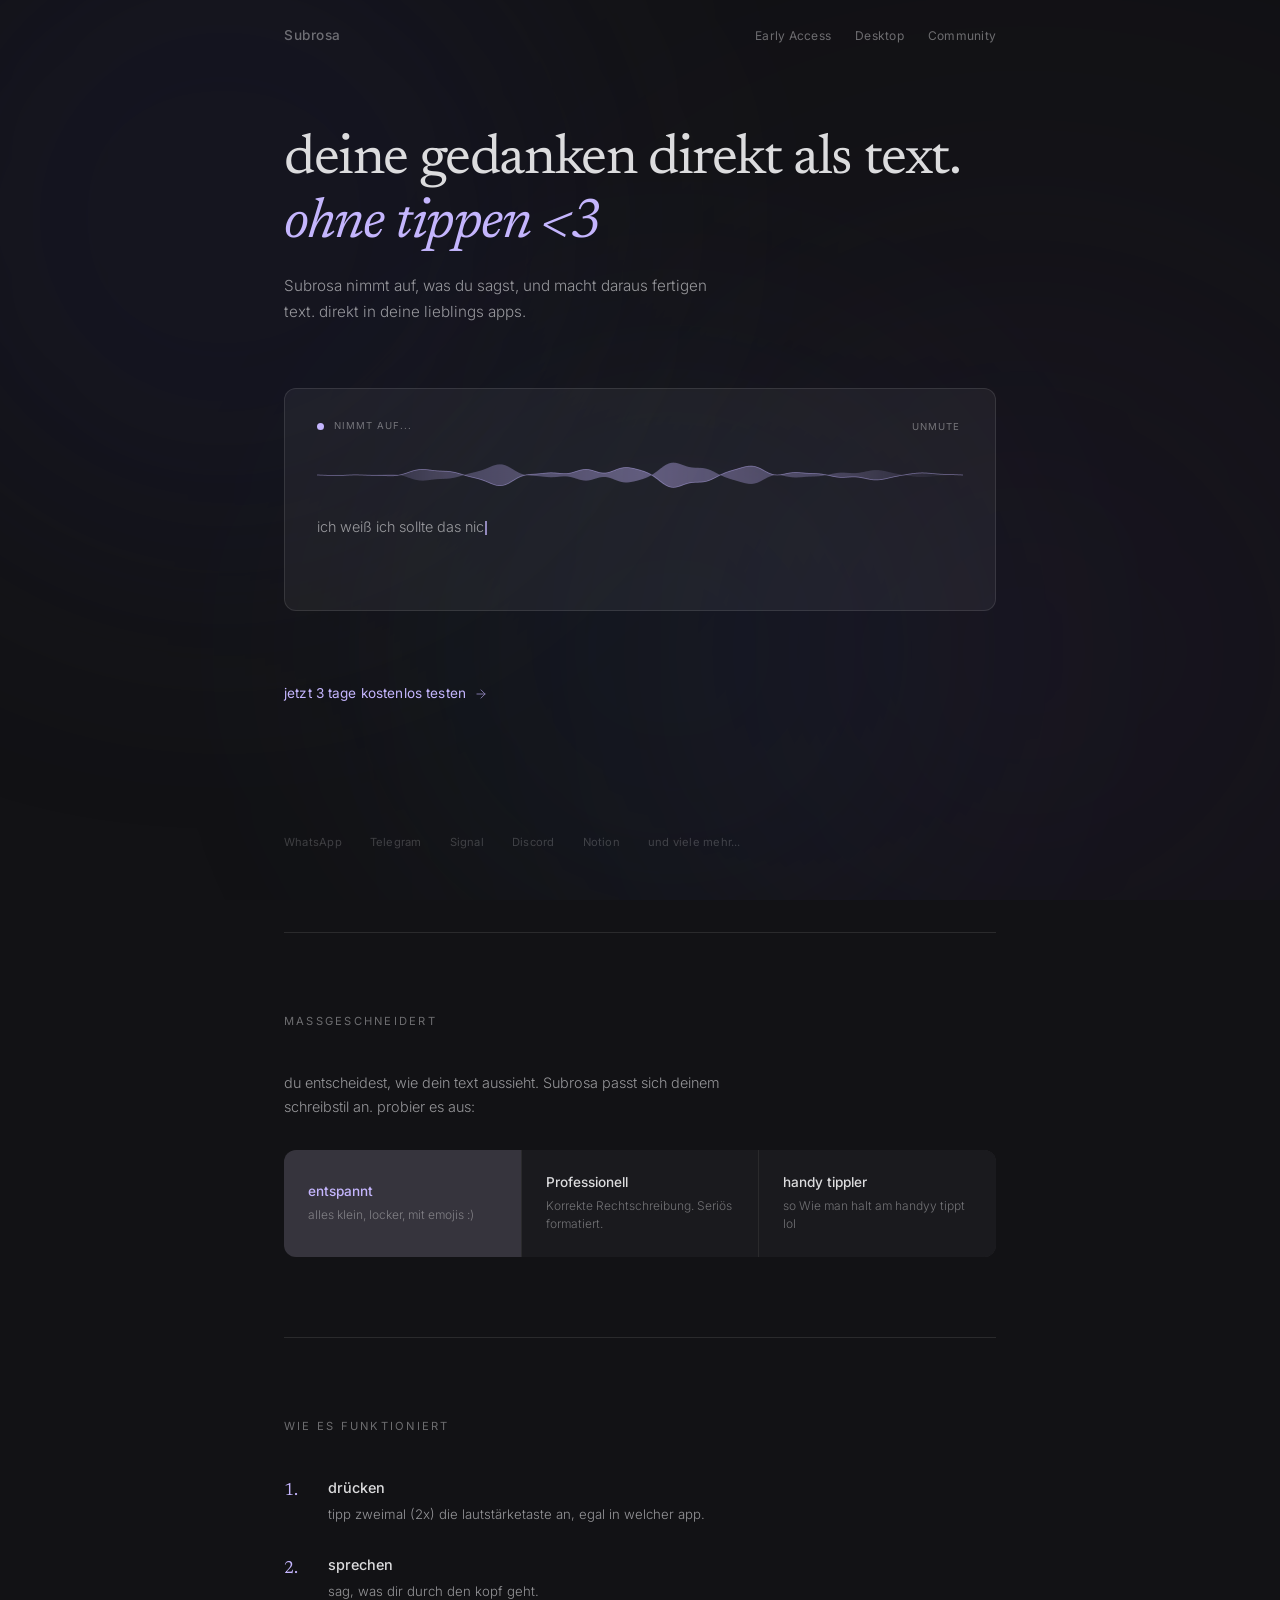
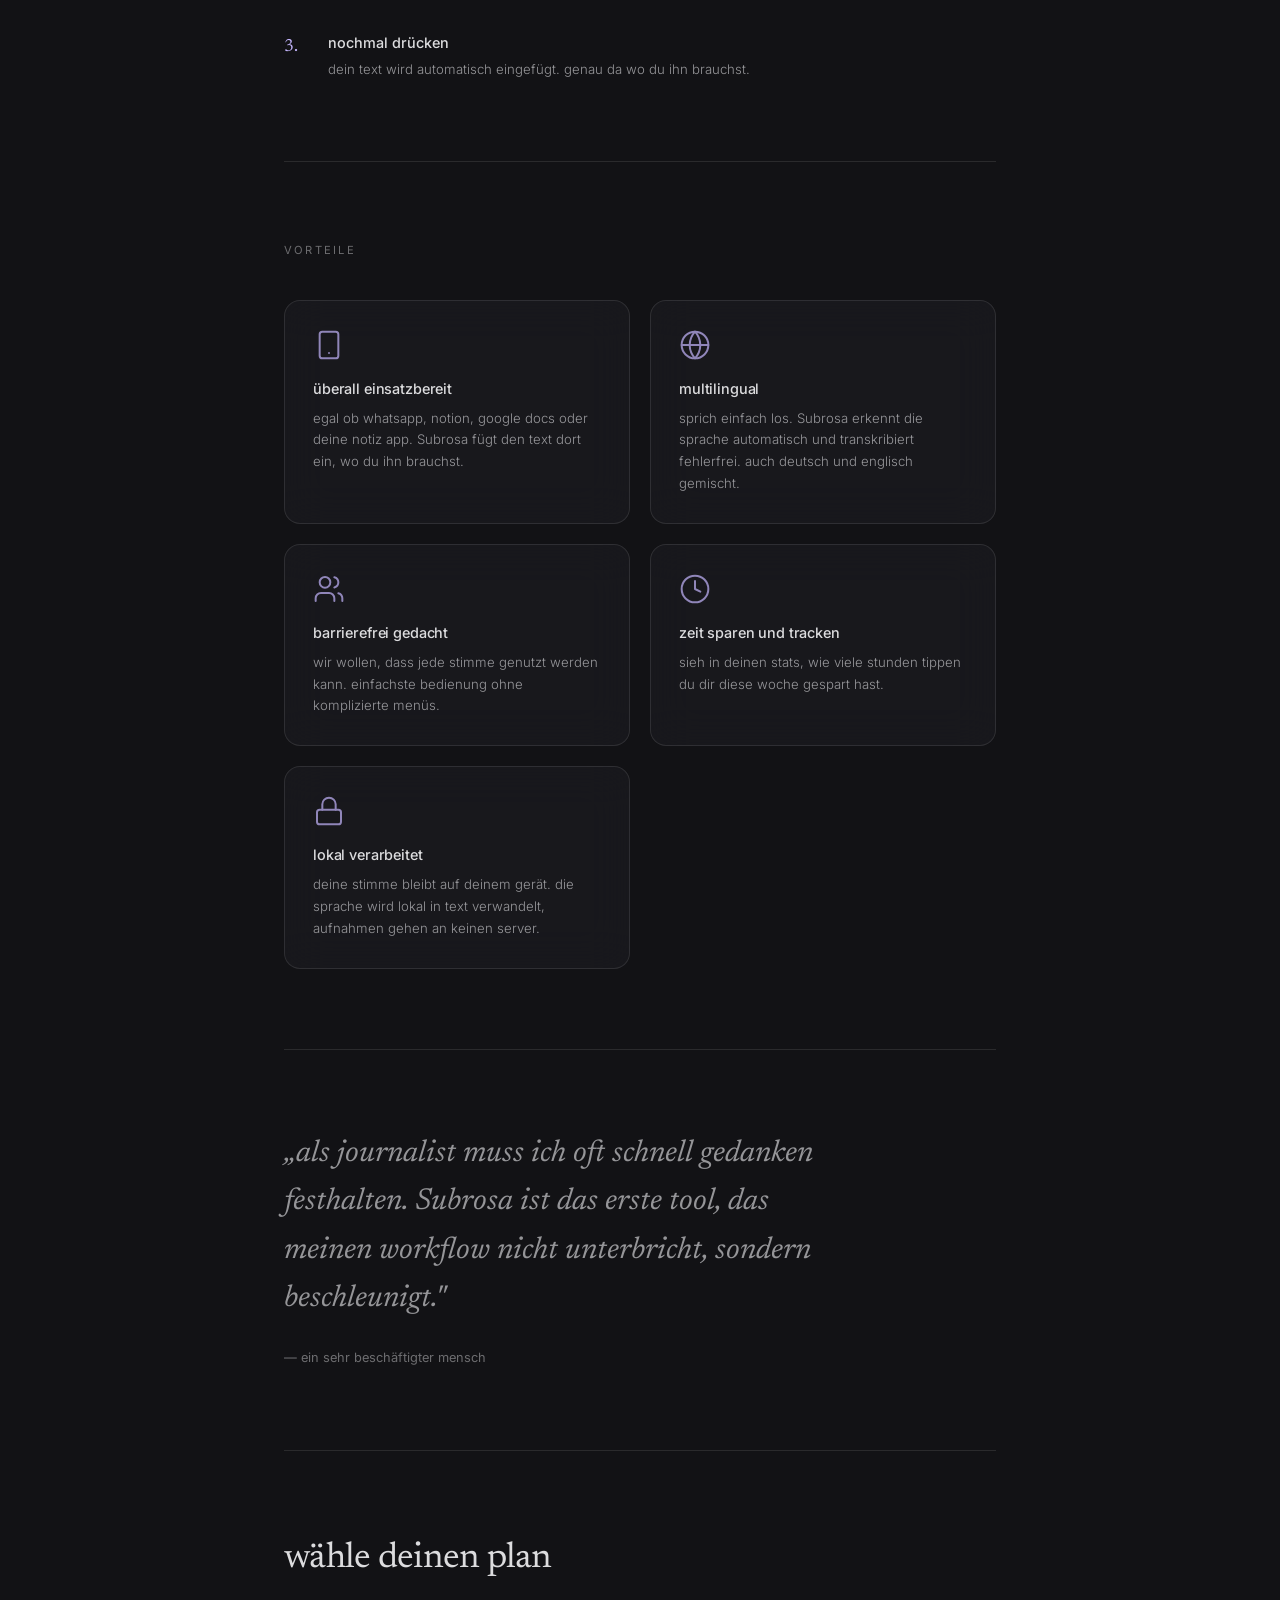
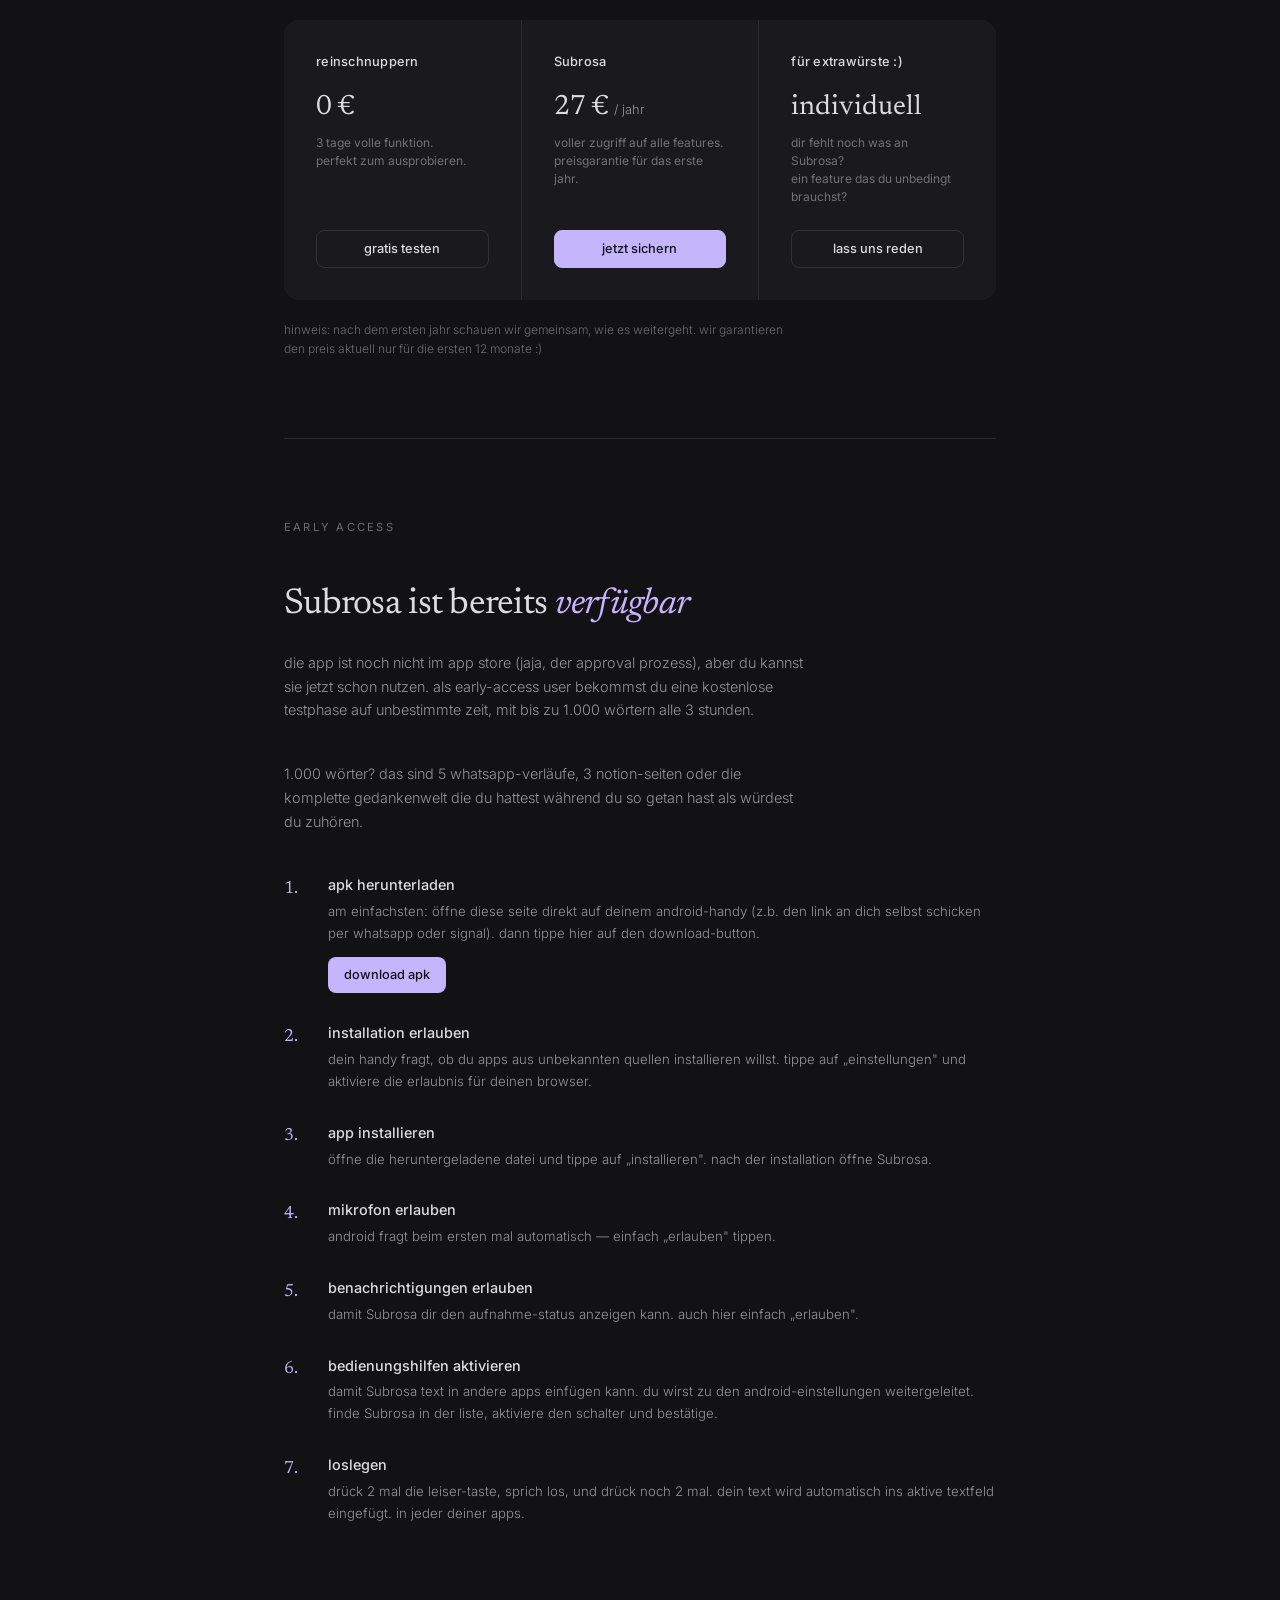
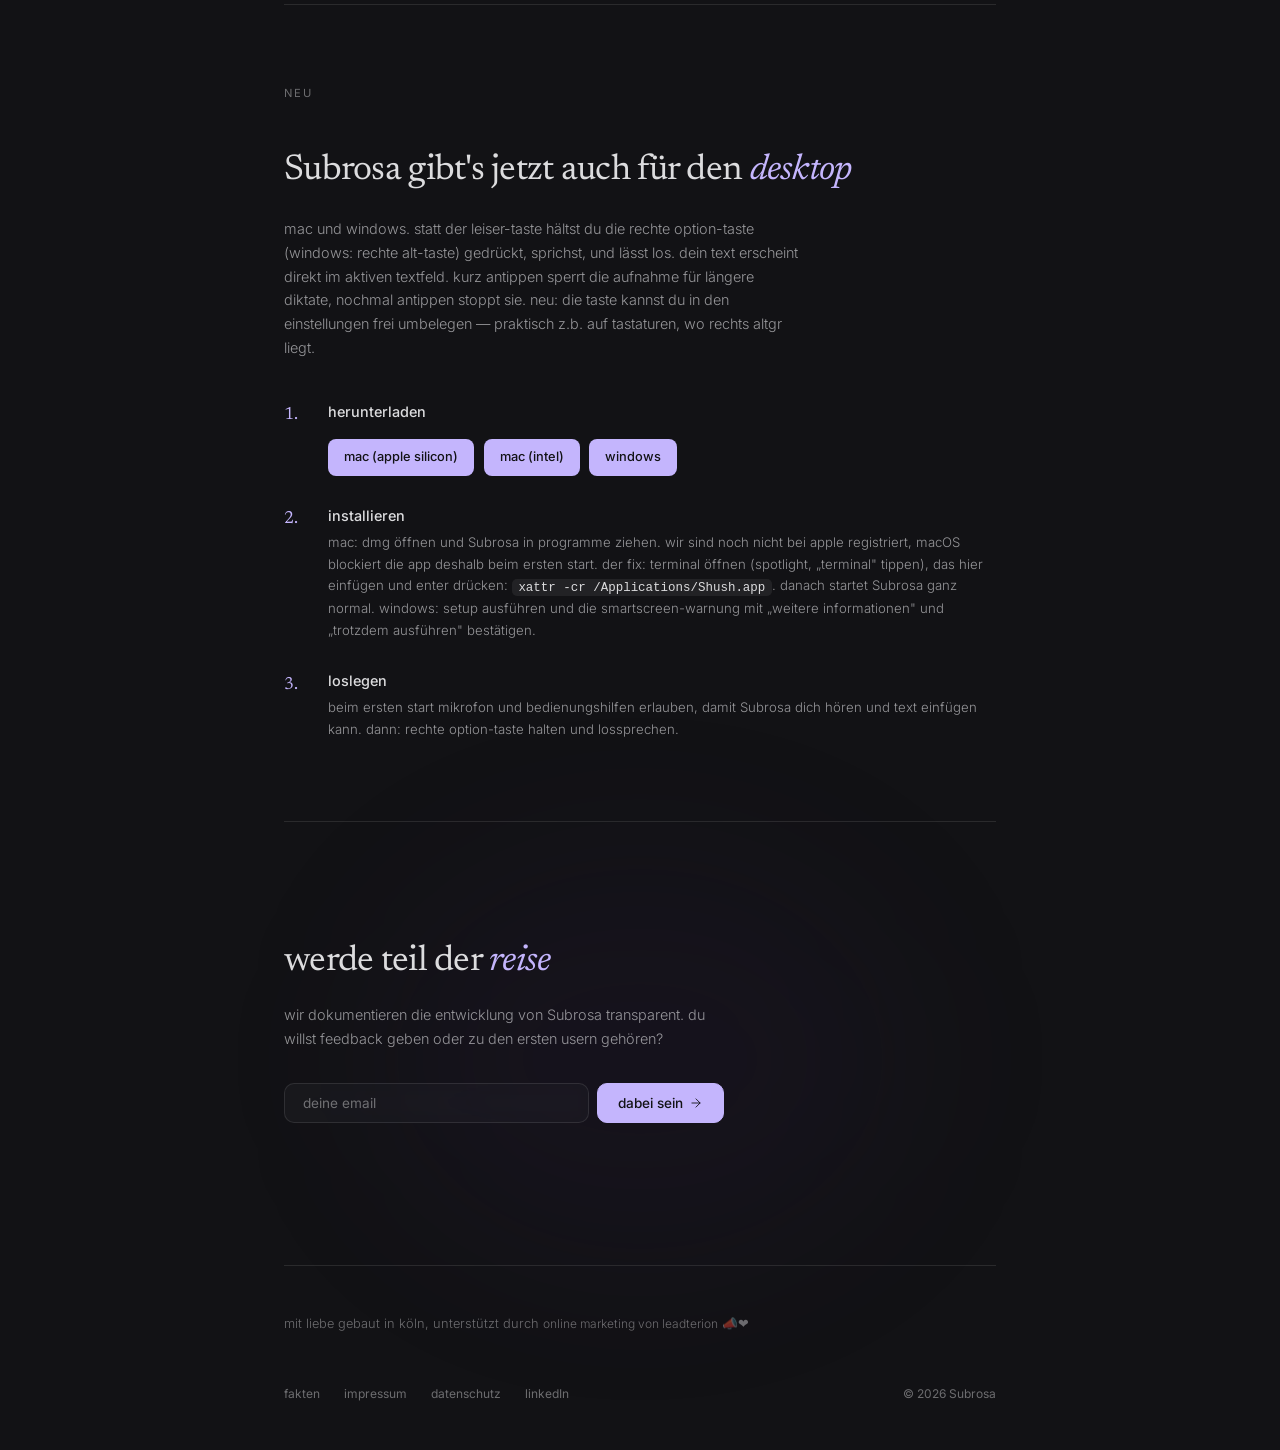
<file: index.html>
<!DOCTYPE html>
<!--

     _____  _   _ ______ ______  _____  _____   ___
    /  ___|| | | || ___ \| ___ \|  _  |/  ___| / _ \
    \ `--. | | | || |_/ /| |_/ /| | | |\ `--. / /_\ \
     `--. \| | | || ___ \|    / | | | | `--. \|  _  |
    /\__/ /| |_| || |_/ /| |\ \ \ \_/ //\__/ /| | | |
    \____/  \___/ \____/ \_| \_| \___/ \____/ \_| |_/

    deine stimme, dein text.
    https://subrosa-voice.de

    neugierig? du liest den quellcode.
    das gefällt uns. 🤫

-->
<html lang="de">
<head>
  <meta charset="UTF-8">
  <meta name="viewport" content="width=device-width, initial-scale=1.0">
  <title>Subrosa. deine stimme, dein text &lt;3</title>
  <meta name="description" content="Subrosa nimmt auf, was du sagst, und macht daraus fertigen text. direkt in deine lieblings apps.">
  <link rel="canonical" href="https://subrosa-voice.de">
  <meta name="theme-color" content="#121215">
  <meta property="og:title" content="Subrosa. deine stimme, dein text">
  <meta property="og:description" content="Subrosa nimmt auf, was du sagst, und macht daraus fertigen text. direkt in deine lieblings apps.">
  <meta property="og:type" content="website">
  <meta property="og:url" content="https://subrosa-voice.de">
  <meta property="og:locale" content="de_DE">
  <meta property="og:image" content="https://subrosa-voice.de/og-image.png">
  <meta property="og:image:width" content="1200">
  <meta property="og:image:height" content="630">
  <meta name="twitter:card" content="summary_large_image">
  <meta name="twitter:image" content="https://subrosa-voice.de/og-image.png">
  <link rel="icon" type="image/svg+xml" href="favicon.svg">
  <link rel="preload" href="fonts/inter-var-latin.woff2" as="font" type="font/woff2" crossorigin>
  <link rel="preload" href="fonts/newsreader-var-normal-latin.woff2" as="font" type="font/woff2" crossorigin>
  <link rel="stylesheet" href="fonts.css">
  <link rel="stylesheet" href="styles.css">
</head>
<body>

  <div class="edit-bar" id="editBar">
    <span class="edit-bar-label">editing: <strong id="editStyleLabel">casual</strong></span>
    <button class="edit-export" id="editExport">export JSON</button>
    <button class="edit-close" id="editClose">&times;</button>
  </div>

  <div class="fluid-bg">
    <div class="blob blob-1"></div>
    <div class="blob blob-2"></div>
    <div class="blob blob-3"></div>
  </div>

<div data-include="header"><a class="site-component-fallback" href="/">Subrosa</a></div>

  <div class="container">

    <section class="hero" id="demo">
      <div class="hero-copy">
        <h1 data-key="heroTitle">deine gedanken direkt als text. <em>ohne tippen &lt;3</em></h1>
        <p class="hero-sub" data-key="heroSub">Subrosa nimmt auf, was du sagst, und macht daraus fertigen text. direkt in deine lieblings apps.</p>
      </div>
      <div class="demo-box">
        <div class="demo-header">
          <div class="demo-dot" id="demoDot"></div>
          <span class="demo-status" id="demoStatus">nimmt auf...</span>
          <button class="mute-btn" id="muteBtn" aria-label="Sound an/aus">unmute</button>
        </div>
        <canvas class="waveform-canvas" id="waveform" width="920" height="80" aria-label="Waveform Animation"></canvas>
        <p class="demo-text" id="demoText"><span class="cursor"></span></p>
      </div>
      <a href="#pricing" class="hero-cta">
<span data-key="heroCta">jetzt 3 tage kostenlos testen</span>
        <svg xmlns="http://www.w3.org/2000/svg" viewBox="0 0 24 24" fill="none" stroke="currentColor" stroke-width="1.5" stroke-linecap="round" stroke-linejoin="round"><path d="M5 12h14"/><path d="m12 5 7 7-7 7"/></svg>
      </a>
      <div class="compat-logos">
        <span>WhatsApp</span>
        <span>Telegram</span>
        <span>Signal</span>
        <span class="desktop-only">Discord</span>
        <span class="desktop-only">Notion</span>
        <span class="desktop-only">und viele mehr...</span>
        <span class="mobile-only">und mehr...</span>
      </div>
    </section>

    <div class="divider"></div>

    <section class="style-switch fade-in">
      <p class="section-label" data-key="styleLabel">maßgeschneidert</p>
      <p class="style-switch-desc" data-key="styleDesc">du entscheidest, wie dein text aussieht. Subrosa passt sich deinem schreibstil an. probier es aus:</p>
      <div class="style-options">
        <button class="style-opt active" data-style="casual">
          <div class="style-opt-name">entspannt</div>
          <div class="style-opt-preview">alles klein, locker, mit emojis :)</div>
        </button>
        <button class="style-opt" data-style="formal">
          <div class="style-opt-name">Professionell</div>
          <div class="style-opt-preview">Korrekte Rechtschreibung. Seriös formatiert.</div>
        </button>
        <button class="style-opt" data-style="messy">
          <div class="style-opt-name">handy tippler</div>
          <div class="style-opt-preview">so Wie man halt am handyy tippt lol</div>
        </button>
      </div>
    </section>

    <div class="divider"></div>

    <section class="steps fade-in">
      <p class="section-label" data-edit>wie es funktioniert</p>
      <div class="steps-list">
        <div class="step">
          <span class="step-num">1.</span>
          <div>
            <h3 data-key="step1h">drücken</h3>
            <p data-key="step1p">tipp zweimal (2x) die lautstärketaste an, egal in welcher app.</p>
          </div>
        </div>
        <div class="step">
          <span class="step-num">2.</span>
          <div>
            <h3 data-key="step2h">sprechen</h3>
            <p data-key="step2p">sag, was dir durch den kopf geht.</p>
          </div>
        </div>
        <div class="step">
          <span class="step-num">3.</span>
          <div>
            <h3 data-key="step3h">nochmal drücken</h3>
            <p data-key="step3p">dein text wird automatisch eingefügt. genau da wo du ihn brauchst.</p>
          </div>
        </div>
      </div>
    </section>

    <div class="divider"></div>

    <section class="features">
      <p class="section-label fade-in" data-edit>vorteile</p>
      <div class="features-grid">
        <div class="feature-card glass fade-in delay-1">
          <div class="feature-icon">
            <svg xmlns="http://www.w3.org/2000/svg" viewBox="0 0 24 24" fill="none" stroke="currentColor" stroke-width="1.5" stroke-linecap="round" stroke-linejoin="round"><rect x="5" y="2" width="14" height="20" rx="2" ry="2"/><path d="M12 18h.01"/></svg>
          </div>
          <h3 data-key="feat1h">überall einsatzbereit</h3>
          <p data-key="feat1p">egal ob whatsapp, notion, google docs oder deine notiz app. Subrosa fügt den text dort ein, wo du ihn brauchst.</p>
        </div>
        <div class="feature-card glass fade-in delay-2">
          <div class="feature-icon">
            <svg xmlns="http://www.w3.org/2000/svg" viewBox="0 0 24 24" fill="none" stroke="currentColor" stroke-width="1.5" stroke-linecap="round" stroke-linejoin="round"><circle cx="12" cy="12" r="10"/><path d="M2 12h20M12 2a15.3 15.3 0 0 1 4 10 15.3 15.3 0 0 1-4 10 15.3 15.3 0 0 1-4-10 15.3 15.3 0 0 1 4-10z"/></svg>
          </div>
          <h3 data-key="feat2h">multilingual</h3>
          <p data-key="feat2p">sprich einfach los. Subrosa erkennt die sprache automatisch und transkribiert fehlerfrei. auch deutsch und englisch gemischt.</p>
        </div>
        <div class="feature-card glass fade-in delay-3">
          <div class="feature-icon">
            <svg xmlns="http://www.w3.org/2000/svg" viewBox="0 0 24 24" fill="none" stroke="currentColor" stroke-width="1.5" stroke-linecap="round" stroke-linejoin="round"><path d="M16 21v-2a4 4 0 0 0-4-4H6a4 4 0 0 0-4 4v2"/><circle cx="9" cy="7" r="4"/><path d="M22 21v-2a4 4 0 0 0-3-3.87"/><path d="M16 3.13a4 4 0 0 1 0 7.75"/></svg>
          </div>
          <h3 data-key="feat3h">barrierefrei gedacht</h3>
          <p data-key="feat3p">wir wollen, dass jede stimme genutzt werden kann. einfachste bedienung ohne komplizierte menüs.</p>
        </div>
        <div class="feature-card glass fade-in delay-3">
          <div class="feature-icon">
            <svg xmlns="http://www.w3.org/2000/svg" viewBox="0 0 24 24" fill="none" stroke="currentColor" stroke-width="1.5" stroke-linecap="round" stroke-linejoin="round"><circle cx="12" cy="12" r="10"/><polyline points="12 6 12 12 16 14"/></svg>
          </div>
          <h3 data-key="feat4h">zeit sparen und tracken</h3>
          <p data-key="feat4p">sieh in deinen stats, wie viele stunden tippen du dir diese woche gespart hast.</p>
        </div>
        <div class="feature-card glass fade-in delay-3">
          <div class="feature-icon">
            <svg xmlns="http://www.w3.org/2000/svg" viewBox="0 0 24 24" fill="none" stroke="currentColor" stroke-width="1.5" stroke-linecap="round" stroke-linejoin="round"><rect x="3" y="11" width="18" height="11" rx="2" ry="2"/><path d="M7 11V7a5 5 0 0 1 10 0v4"/></svg>
          </div>
          <h3 data-key="feat5h">lokal verarbeitet</h3>
          <p data-key="feat5p">deine stimme bleibt auf deinem gerät. die sprache wird lokal in text verwandelt, aufnahmen gehen an keinen server.</p>
        </div>
      </div>
    </section>

    <div class="divider"></div>

    <section class="testimonial fade-in">
      <blockquote data-key="quote">„als journalist muss ich oft schnell gedanken festhalten. Subrosa ist das erste tool, das meinen workflow nicht unterbricht, sondern beschleunigt."</blockquote>
      <cite data-key="quoteCite">— ein sehr beschäftigter mensch</cite>
    </section>

    <div class="divider"></div>

    <section class="pricing fade-in" id="pricing">
      <h2 data-key="pricingTitle">wähle deinen plan</h2>
      <div class="pricing-grid">
        <div class="plan">
          <span class="plan-name" data-key="plan1Name">reinschnuppern</span>
          <span class="plan-price" data-key="plan1Price">0 €</span>
          <p class="plan-desc" data-key="plan1Desc">3 tage volle funktion.<br>perfekt zum ausprobieren.</p>
          <a href="#download" class="plan-cta" data-key="plan1Cta">gratis testen</a>
        </div>
        <div class="plan">
          <span class="plan-name" data-key="plan2Name">Subrosa</span>
          <span class="plan-price" data-key="plan2Price">27 € <span>/ jahr</span></span>
          <p class="plan-desc" data-key="plan2Desc">voller zugriff auf alle features.<br>preisgarantie für das erste jahr.</p>
          <a href="#download" class="plan-cta primary" data-key="plan2Cta">jetzt sichern</a>
        </div>
        <div class="plan">
          <span class="plan-name" data-key="plan3Name">für extrawürste :)</span>
          <span class="plan-price" data-key="plan3Price">individuell</span>
          <p class="plan-desc" data-key="plan3Desc">dir fehlt noch was an Subrosa?<br>ein feature das du unbedingt brauchst?</p>
          <a href="#join" class="plan-cta" data-key="plan3Cta">lass uns reden</a>
        </div>
      </div>
      <p class="pricing-note" data-key="pricingNote">hinweis: nach dem ersten jahr schauen wir gemeinsam, wie es weitergeht. wir garantieren den preis aktuell nur für die ersten 12 monate :)</p>
    </section>

    <div class="divider"></div>

    <section class="early-access fade-in" id="download">
      <p class="section-label" data-key="eaLabel">early access</p>
      <h2 class="ea-title" data-key="eaTitle">Subrosa ist bereits <em>verfügbar</em></h2>
      <p class="ea-desc" data-key="eaDesc1">die app ist noch nicht im app store (jaja, der approval prozess), aber du kannst sie jetzt schon nutzen. als early-access user bekommst du eine kostenlose testphase auf unbestimmte zeit, mit bis zu 1.000 wörtern alle 3 stunden.</p>
      <p class="ea-desc" data-key="eaDesc2">1.000 wörter? das sind 5 whatsapp-verläufe, 3 notion-seiten oder die komplette gedankenwelt die du hattest während du so getan hast als würdest du zuhören.</p>

      <div class="ea-steps">
        <div class="ea-step">
          <span class="step-num">1.</span>
          <div>
            <h3 data-key="ea1h">apk herunterladen</h3>
            <p data-key="ea1p">am einfachsten: öffne diese seite direkt auf deinem android-handy (z.b. den link an dich selbst schicken per whatsapp oder signal). dann tippe hier auf den download-button.</p>
            <a href="https://github.com/leonbubova/shush-app-releases/releases/download/v0.8.0/shush-app-v0.8.0.apk" class="ea-download" target="_blank" rel="noopener">download apk</a>
          </div>
        </div>
        <div class="ea-step">
          <span class="step-num">2.</span>
          <div>
            <h3 data-key="ea2h">installation erlauben</h3>
            <p data-key="ea2p">dein handy fragt, ob du apps aus unbekannten quellen installieren willst. tippe auf „einstellungen" und aktiviere die erlaubnis für deinen browser.</p>
          </div>
        </div>
        <div class="ea-step">
          <span class="step-num">3.</span>
          <div>
            <h3 data-key="ea3h">app installieren</h3>
            <p data-key="ea3p">öffne die heruntergeladene datei und tippe auf „installieren". nach der installation öffne Subrosa.</p>
          </div>
        </div>
        <div class="ea-step">
          <span class="step-num">4.</span>
          <div>
            <h3 data-key="ea4h">mikrofon erlauben</h3>
            <p data-key="ea4p">android fragt beim ersten mal automatisch — einfach „erlauben" tippen.</p>
          </div>
        </div>
        <div class="ea-step">
          <span class="step-num">5.</span>
          <div>
            <h3 data-key="ea5h">benachrichtigungen erlauben</h3>
            <p data-key="ea5p">damit Subrosa dir den aufnahme-status anzeigen kann. auch hier einfach „erlauben".</p>
          </div>
        </div>
        <div class="ea-step">
          <span class="step-num">6.</span>
          <div>
            <h3 data-key="ea6h">bedienungshilfen aktivieren</h3>
            <p data-key="ea6p">damit Subrosa text in andere apps einfügen kann. du wirst zu den android-einstellungen weitergeleitet. finde Subrosa in der liste, aktiviere den schalter und bestätige.</p>
          </div>
        </div>
        <div class="ea-step">
          <span class="step-num">7.</span>
          <div>
            <h3 data-key="ea7h">loslegen</h3>
            <p data-key="ea7p">drück 2 mal die leiser-taste, sprich los, und drück noch 2 mal. dein text wird automatisch ins aktive textfeld eingefügt. in jeder deiner apps.</p>
          </div>
        </div>
      </div>
    </section>

    <div class="divider"></div>

    <section class="early-access fade-in" id="desktop">
      <p class="section-label">neu</p>
      <h2 class="ea-title">Subrosa gibt's jetzt auch für den <em>desktop</em></h2>
      <p class="ea-desc">mac und windows. statt der leiser-taste hältst du die rechte option-taste (windows: rechte alt-taste) gedrückt, sprichst, und lässt los. dein text erscheint direkt im aktiven textfeld. kurz antippen sperrt die aufnahme für längere diktate, nochmal antippen stoppt sie. neu: die taste kannst du in den einstellungen frei umbelegen — praktisch z.b. auf tastaturen, wo rechts altgr liegt.</p>

      <div class="ea-steps">
        <div class="ea-step">
          <span class="step-num">1.</span>
          <div>
            <h3>herunterladen</h3>
            <div class="ea-downloads">
              <a href="https://github.com/leonbubova/shush-app-releases/releases/download/desktop-v0.2.0/shush-desktop-0.2.0-mac-apple-silicon.dmg" class="ea-download" target="_blank" rel="noopener">mac (apple silicon)</a>
              <a href="https://github.com/leonbubova/shush-app-releases/releases/download/desktop-v0.2.0/shush-desktop-0.2.0-mac-intel.dmg" class="ea-download" target="_blank" rel="noopener">mac (intel)</a>
              <a href="https://github.com/leonbubova/shush-app-releases/releases/download/desktop-v0.2.0/shush-desktop-0.2.0-windows-setup.exe" class="ea-download" target="_blank" rel="noopener">windows</a>
            </div>
          </div>
        </div>
        <div class="ea-step">
          <span class="step-num">2.</span>
          <div>
            <h3>installieren</h3>
            <p>mac: dmg öffnen und Subrosa in programme ziehen. wir sind noch nicht bei apple registriert, macOS blockiert die app deshalb beim ersten start. der fix: terminal öffnen (spotlight, „terminal" tippen), das hier einfügen und enter drücken: <code>xattr -cr /Applications/Shush.app</code>. danach startet Subrosa ganz normal. windows: setup ausführen und die smartscreen-warnung mit „weitere informationen" und „trotzdem ausführen" bestätigen.</p>
          </div>
        </div>
        <div class="ea-step">
          <span class="step-num">3.</span>
          <div>
            <h3>loslegen</h3>
            <p>beim ersten start mikrofon und bedienungshilfen erlauben, damit Subrosa dich hören und text einfügen kann. dann: rechte option-taste halten und lossprechen.</p>
          </div>
        </div>
      </div>
    </section>

    <div class="divider"></div>

    <section class="cta fade-in" id="join">
      <div class="cta-glow"></div>
      <h2 data-key="ctaTitle">werde teil der <em>reise</em></h2>
      <p data-key="ctaSub">wir dokumentieren die entwicklung von Subrosa transparent. du willst feedback geben oder zu den ersten usern gehören?</p>
      <form class="cta-form" id="waitlistForm">
        <input type="text" name="website" class="honeypot" tabindex="-1" autocomplete="off">
        <div class="cta-input-row">
          <input type="email" name="email" id="waitlistEmail" placeholder="deine email" required>
          <button type="submit" class="cta-submit">dabei sein <svg xmlns="http://www.w3.org/2000/svg" viewBox="0 0 24 24" fill="none" stroke="currentColor" stroke-width="1.5" stroke-linecap="round" stroke-linejoin="round"><path d="M5 12h14"/><path d="m12 5 7 7-7 7"/></svg></button>
        </div>
        <p class="cta-feedback" id="waitlistFeedback"></p>
      </form>
    </section>

<div data-include="footer"><a class="site-component-fallback" href="/fakten/">fakten</a></div>

  </div>



  <script src="/site.js"></script>
  <script src="/script.js"></script>
</body>
</html>
</file>
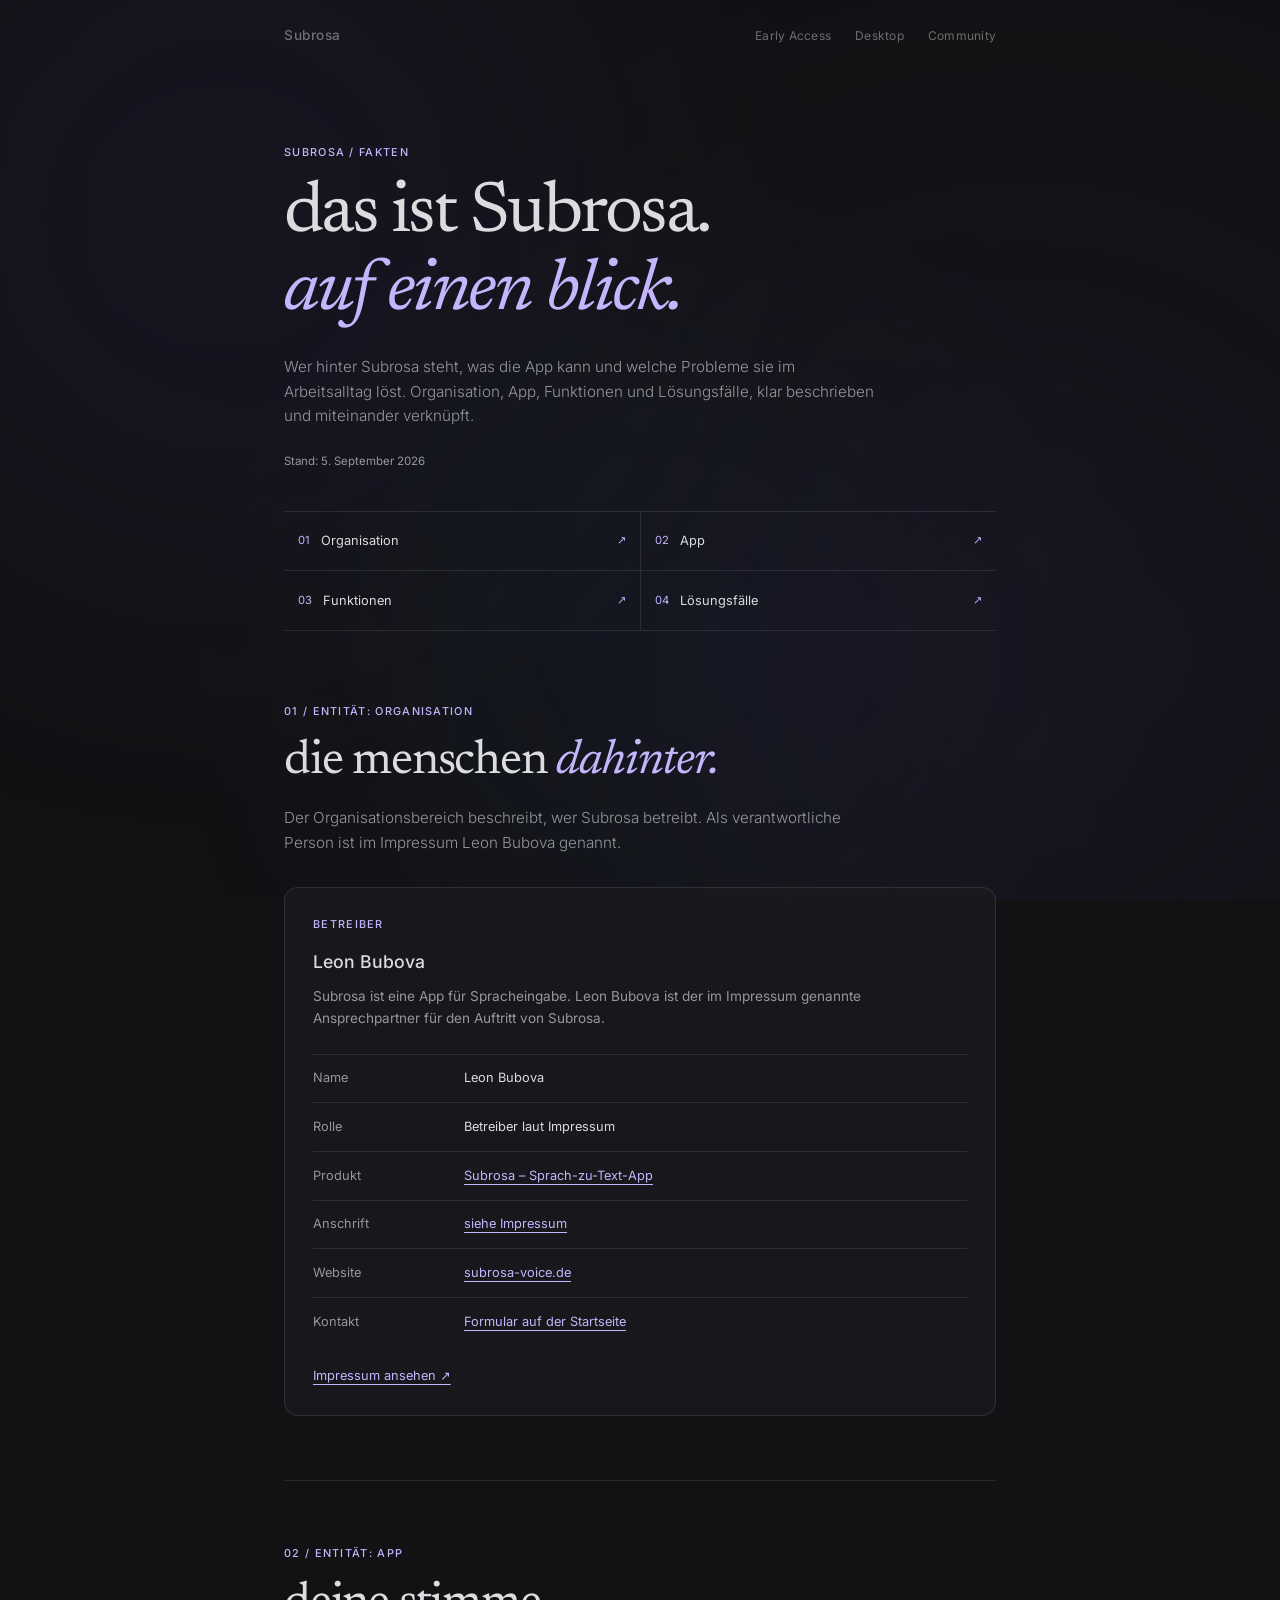
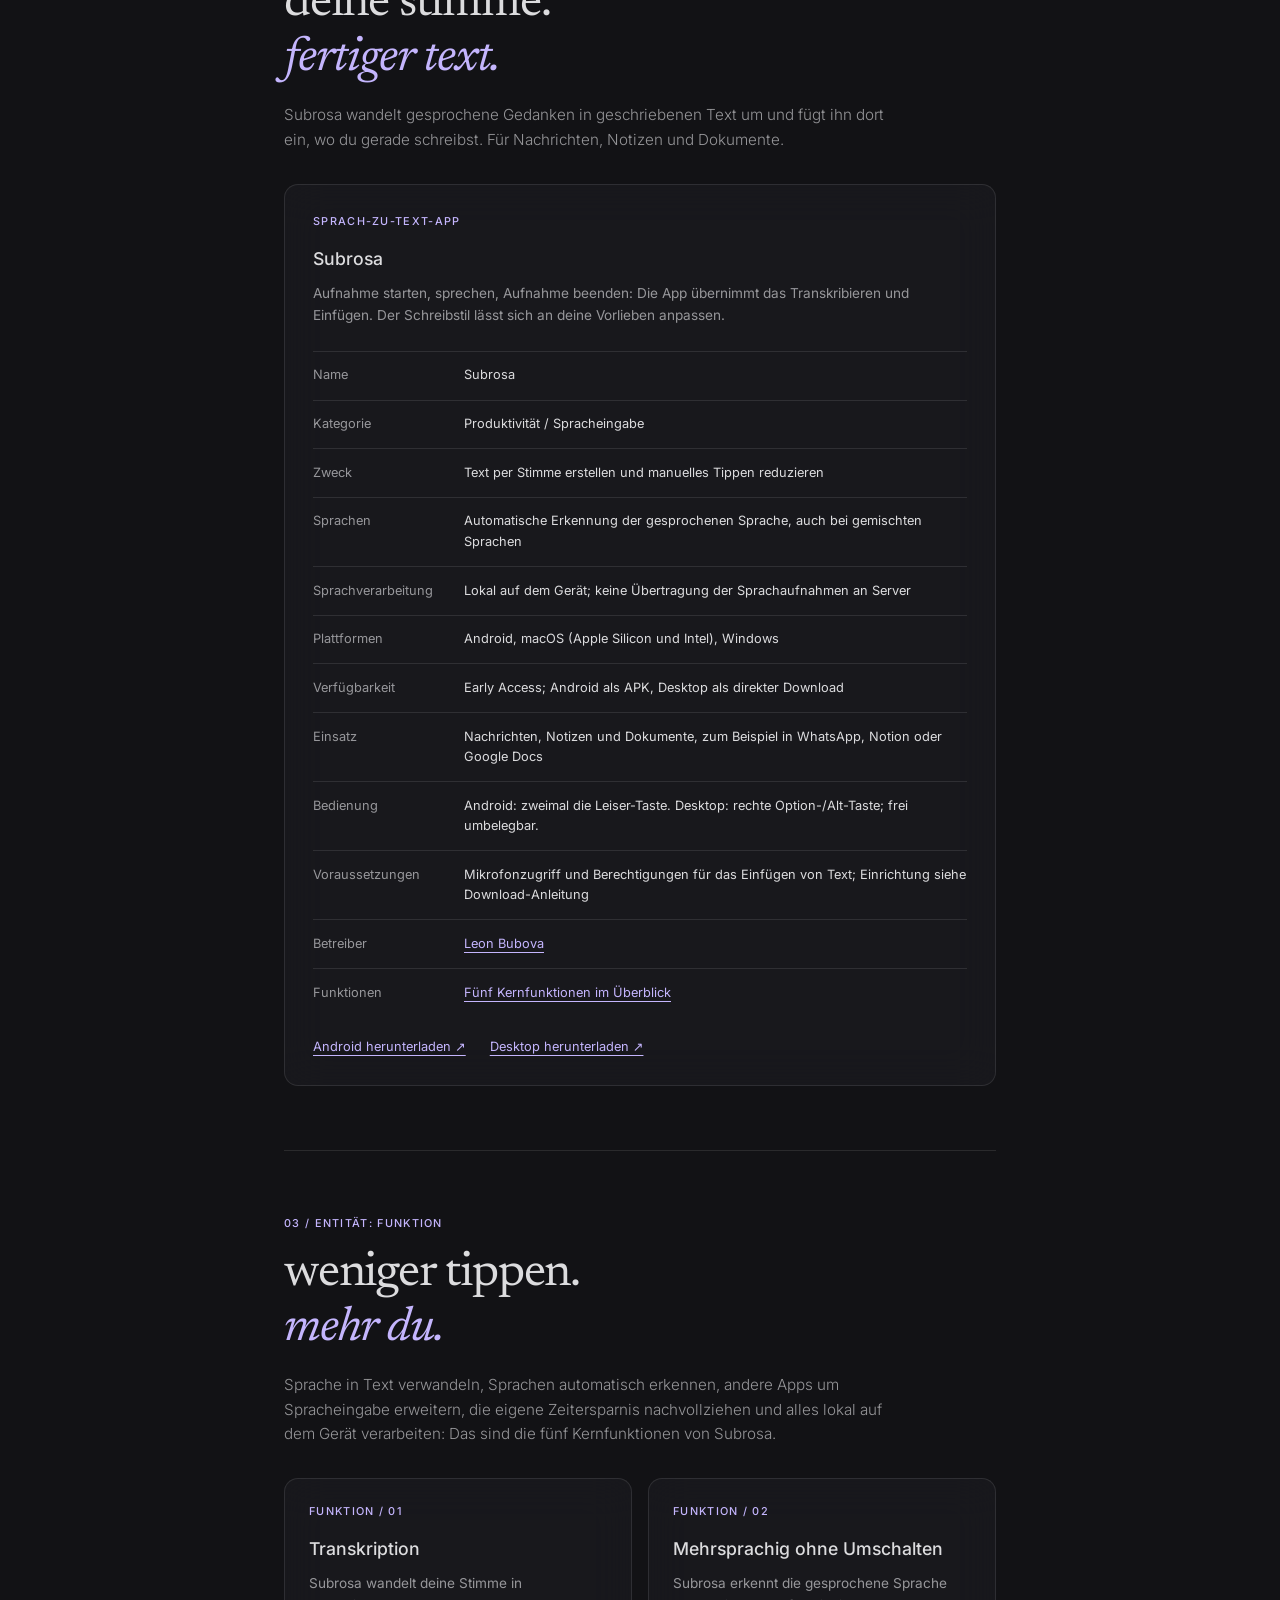
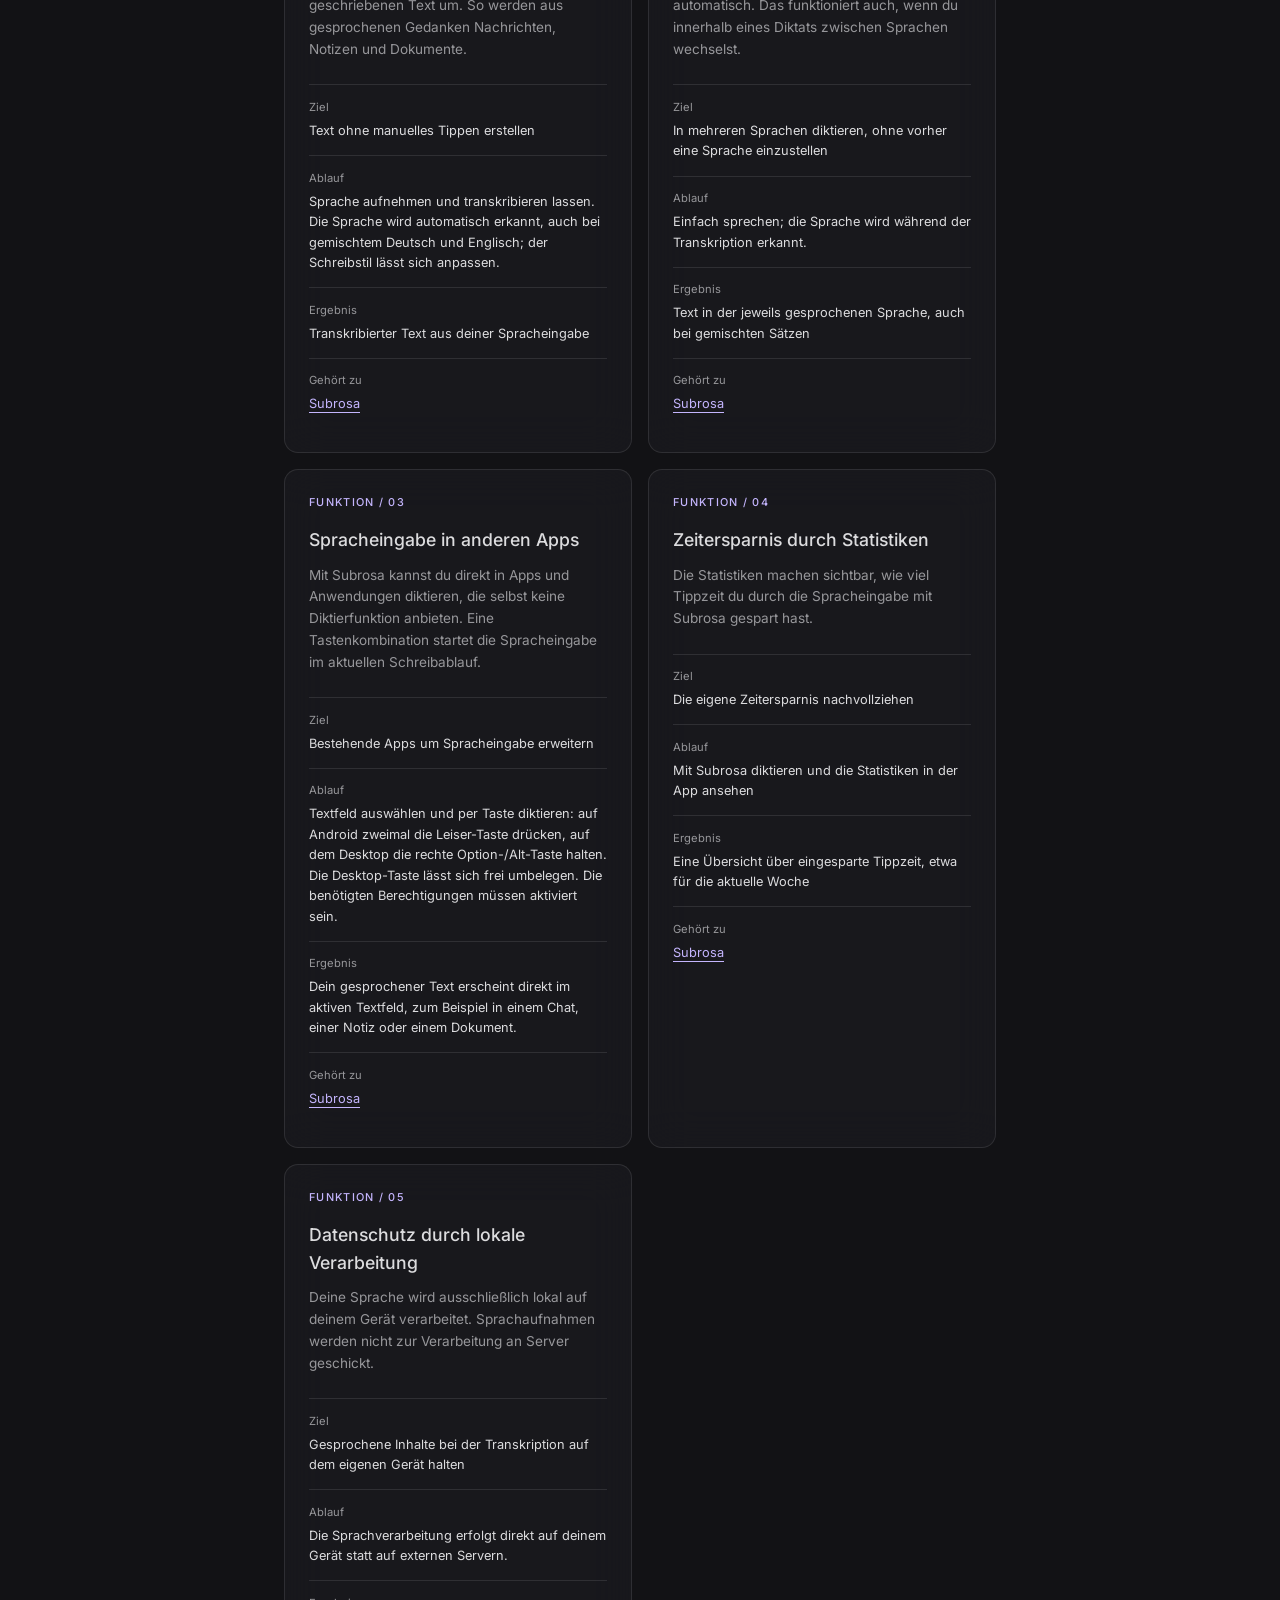
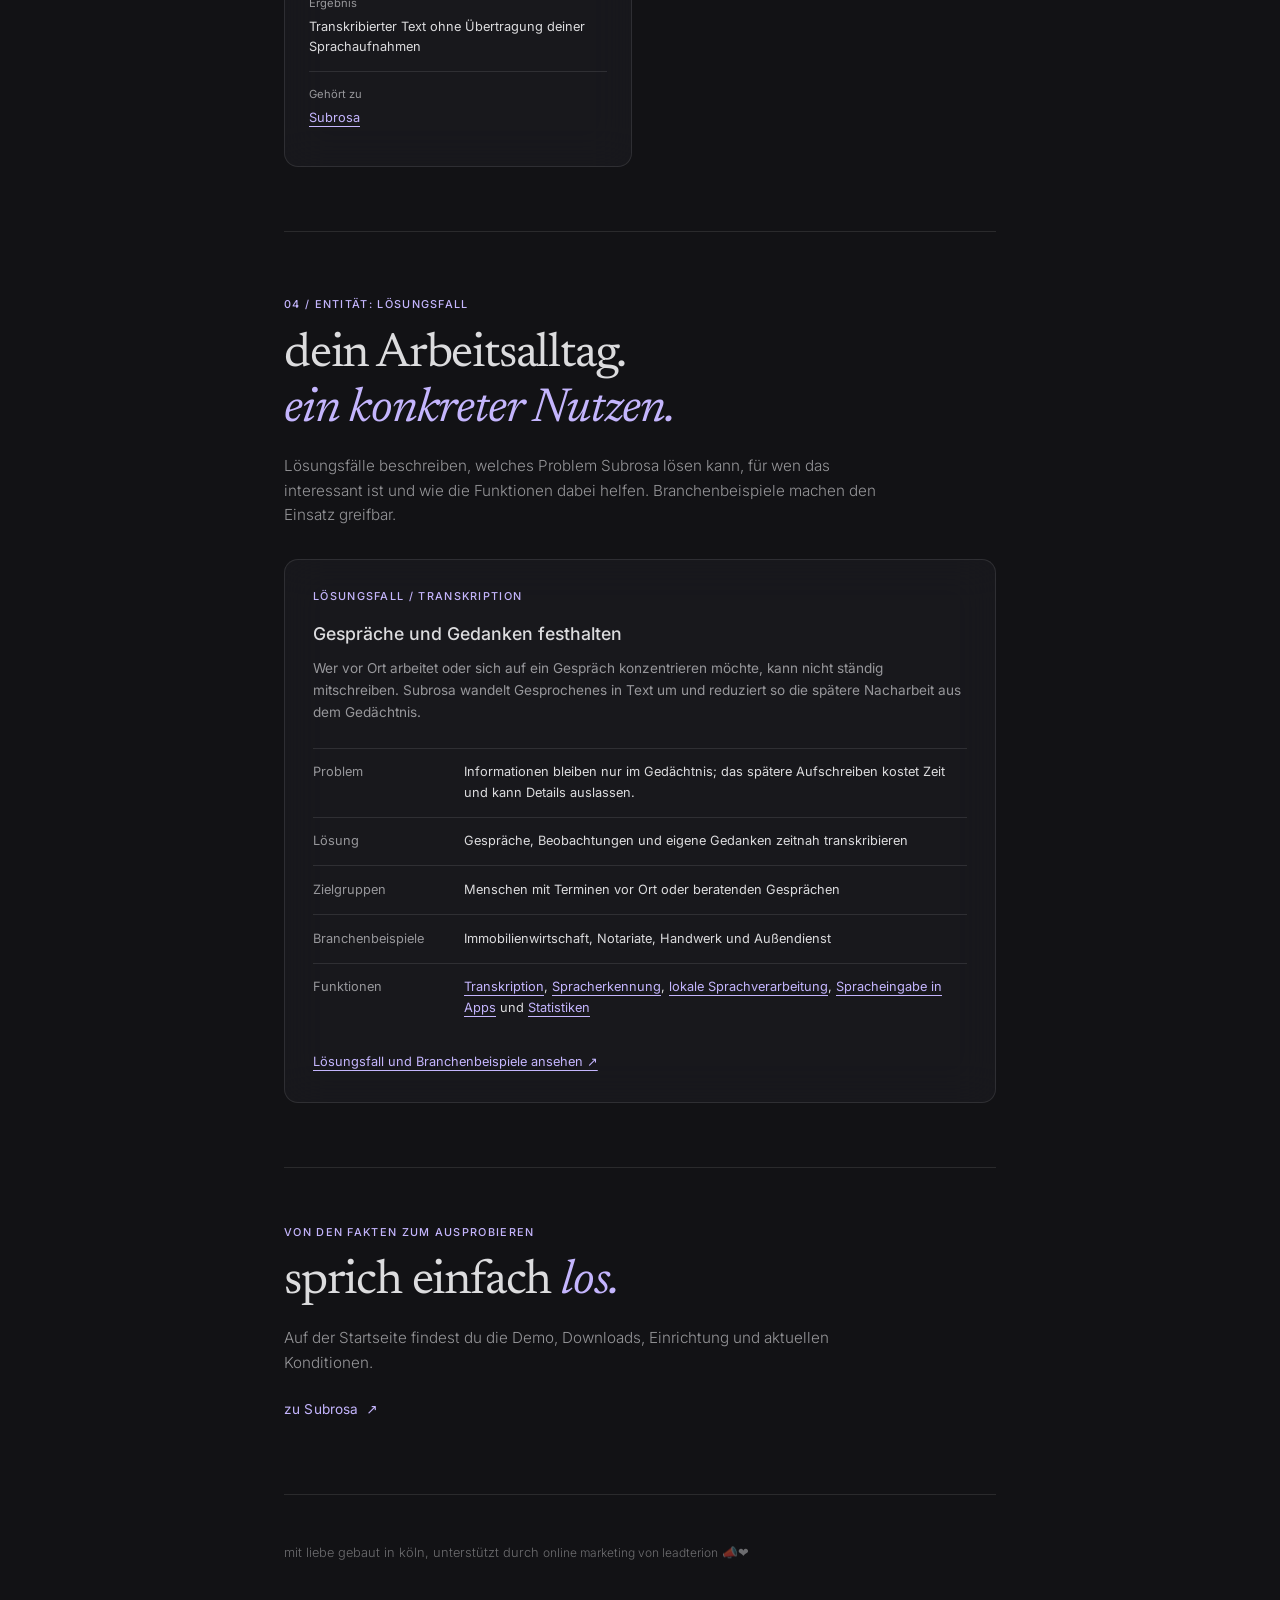
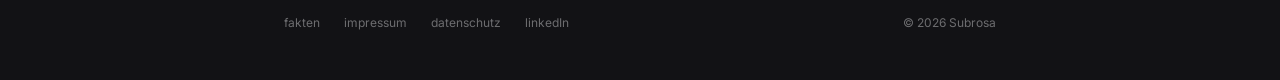
<file: fakten/index.html>
<!DOCTYPE html>
<html lang="de">
<head>
  <meta charset="UTF-8">
  <meta name="viewport" content="width=device-width, initial-scale=1.0">
  <title>Subrosa Fakten – Organisation, App, Funktionen und Lösungsfälle</title>
  <meta name="description" content="Subrosa im Überblick: Betreiber, App, Funktionen und konkrete Lösungsfälle mit Beispielen für verschiedene Branchen und Arbeitsabläufe.">
  <link rel="canonical" href="https://subrosa-voice.de/fakten/">
  <meta name="theme-color" content="#121215">
  <meta property="og:title" content="Subrosa Fakten – Organisation, App, Funktionen und Lösungsfälle">
  <meta property="og:description" content="Die Fakten zu Subrosa: Betreiber, App, Funktionen und Lösungsfälle für verschiedene Branchen, übersichtlich miteinander verknüpft.">
  <meta property="og:type" content="website">
  <meta property="og:url" content="https://subrosa-voice.de/fakten/">
  <meta property="og:locale" content="de_DE">
  <meta property="og:image" content="https://subrosa-voice.de/og-image.png">
  <meta name="twitter:card" content="summary_large_image">
  <link rel="icon" type="image/svg+xml" href="/favicon.svg">
  <link rel="preload" href="/fonts/inter-var-latin.woff2" as="font" type="font/woff2" crossorigin>
  <link rel="preload" href="/fonts/newsreader-var-normal-latin.woff2" as="font" type="font/woff2" crossorigin>
  <link rel="stylesheet" href="/fonts.css">
  <link rel="stylesheet" href="/styles.css">
  <script type="application/ld+json">
  {
    "@context": "https://schema.org",
    "@graph": [
      {
        "@type": "CollectionPage",
        "@id": "https://subrosa-voice.de/fakten/#seite",
        "url": "https://subrosa-voice.de/fakten/",
        "name": "Subrosa Fakten – Organisation, App, Funktionen und Lösungsfälle",
        "inLanguage": "de",
        "about": [{"@id": "https://subrosa-voice.de/fakten/#betreiber"}, {"@id": "https://subrosa-voice.de/fakten/#app"}],
        "mainEntity": {"@id": "https://subrosa-voice.de/fakten/#app"},
        "hasPart": {
          "@type": "WebPage",
          "@id": "https://subrosa-voice.de/fakten/loesungsfaelle/gespraeche-und-gedanken-festhalten/#seite",
          "url": "https://subrosa-voice.de/fakten/loesungsfaelle/gespraeche-und-gedanken-festhalten/",
          "name": "Gespräche und Gedanken festhalten – Lösungsfall"
        }
      },
      {
        "@type": "Person",
        "@id": "https://subrosa-voice.de/fakten/#betreiber",
        "name": "Leon Bubova",
        "description": "Im Impressum von Subrosa genannter Betreiber."
      },
      {
        "@type": "SoftwareApplication",
        "@id": "https://subrosa-voice.de/fakten/#app",
        "name": "Subrosa",
        "url": "https://subrosa-voice.de/",
        "description": "Sprach-zu-Text-App, die gesprochene Gedanken in Text umwandelt und in das aktive Textfeld einfügt.",
        "applicationCategory": "ProductivityApplication",
        "operatingSystem": ["Android", "macOS", "Windows"],
        "publisher": {"@id": "https://subrosa-voice.de/fakten/#betreiber"},
        "featureList": ["Transkription von Sprache in Text", "Automatische Spracherkennung, auch bei gemischten Sprachen", "Spracheingabe per Tastenkombination in Apps ohne eigene Diktierfunktion", "Zeitersparnis durch Statistiken nachvollziehen", "Datenschutz durch lokale Sprachverarbeitung ohne Übertragung an Server"]
      }
    ]
  }
  </script>
</head>
<body class="facts-page">
  <a class="site-skip-link" href="#inhalt">zum Inhalt</a>
  <div class="fluid-bg" aria-hidden="true">
    <div class="blob blob-1"></div><div class="blob blob-2"></div><div class="blob blob-3"></div>
  </div>
  <div data-include="header"><a class="site-component-fallback" href="/">Subrosa</a></div>
  <main class="container facts-main" id="inhalt">
    <header class="facts-hero">
      <p class="facts-eyebrow">Subrosa / Fakten</p>
      <h1>das ist Subrosa.<br><em>auf einen blick.</em></h1>
      <p class="facts-intro">Wer hinter Subrosa steht, was die App kann und welche Probleme sie im Arbeitsalltag löst. Organisation, App, Funktionen und Lösungsfälle, klar beschrieben und miteinander verknüpft.</p>
      <p class="facts-meta">Stand: <time datetime="2026-09-05">5. September 2026</time></p>
    </header>

    <div class="facts-index case-index" role="navigation" aria-label="Faktenübersicht">
      <a href="#organisation"><span>01</span> Organisation <span aria-hidden="true">↗</span></a>
      <a href="#app"><span>02</span> App <span aria-hidden="true">↗</span></a>
      <a href="#funktionen"><span>03</span> Funktionen <span aria-hidden="true">↗</span></a>
      <a href="#loesungsfaelle"><span>04</span> Lösungsfälle <span aria-hidden="true">↗</span></a>
    </div>

    <section class="facts-section" id="organisation" aria-labelledby="organisation-title">
      <p class="facts-eyebrow">01 / Entität: Organisation</p>
      <h2 id="organisation-title">die menschen <em>dahinter.</em></h2>
      <p class="facts-section-intro">Der Organisationsbereich beschreibt, wer Subrosa betreibt. Als verantwortliche Person ist im Impressum Leon Bubova genannt.</p>
      <article class="facts-card glass" id="betreiber">
        <p class="facts-eyebrow">Betreiber</p>
        <h3>Leon Bubova</h3>
        <p>Subrosa ist eine App für Spracheingabe. Leon Bubova ist der im Impressum genannte Ansprechpartner für den Auftritt von Subrosa.</p>
        <dl class="facts-data">
          <div><dt>Name</dt><dd>Leon Bubova</dd></div>
          <div><dt>Rolle</dt><dd>Betreiber laut Impressum</dd></div>
          <div><dt>Produkt</dt><dd><a href="#app">Subrosa – Sprach-zu-Text-App</a></dd></div>
          <div><dt>Anschrift</dt><dd><a href="#" data-legal="impressum">siehe Impressum</a></dd></div>
          <div><dt>Website</dt><dd><a href="https://subrosa-voice.de/">subrosa-voice.de</a></dd></div>
          <div><dt>Kontakt</dt><dd><a href="/#join">Formular auf der Startseite</a></dd></div>
        </dl>
        <a class="facts-link" href="#" data-legal="impressum">Impressum ansehen <span aria-hidden="true">↗</span></a>
      </article>
    </section>

    <section class="facts-section" id="app" aria-labelledby="app-title">
      <p class="facts-eyebrow">02 / Entität: App</p>
      <h2 id="app-title">deine stimme.<br><em>fertiger text.</em></h2>
      <p class="facts-section-intro">Subrosa wandelt gesprochene Gedanken in geschriebenen Text um und fügt ihn dort ein, wo du gerade schreibst. Für Nachrichten, Notizen und Dokumente.</p>
      <article class="facts-card glass">
        <p class="facts-eyebrow">Sprach-zu-Text-App</p>
        <h3>Subrosa</h3>
        <p>Aufnahme starten, sprechen, Aufnahme beenden: Die App übernimmt das Transkribieren und Einfügen. Der Schreibstil lässt sich an deine Vorlieben anpassen.</p>
        <dl class="facts-data">
          <div><dt>Name</dt><dd>Subrosa</dd></div>
          <div><dt>Kategorie</dt><dd>Produktivität / Spracheingabe</dd></div>
          <div><dt>Zweck</dt><dd>Text per Stimme erstellen und manuelles Tippen reduzieren</dd></div>
          <div><dt>Sprachen</dt><dd>Automatische Erkennung der gesprochenen Sprache, auch bei gemischten Sprachen</dd></div>
          <div><dt>Sprachverarbeitung</dt><dd>Lokal auf dem Gerät; keine Übertragung der Sprachaufnahmen an Server</dd></div>
          <div><dt>Plattformen</dt><dd>Android, macOS (Apple Silicon und Intel), Windows</dd></div>
          <div><dt>Verfügbarkeit</dt><dd>Early Access; Android als APK, Desktop als direkter Download</dd></div>
          <div><dt>Einsatz</dt><dd>Nachrichten, Notizen und Dokumente, zum Beispiel in WhatsApp, Notion oder Google Docs</dd></div>
          <div><dt>Bedienung</dt><dd>Android: zweimal die Leiser-Taste. Desktop: rechte Option-/Alt-Taste; frei umbelegbar.</dd></div>
          <div><dt>Voraussetzungen</dt><dd>Mikrofonzugriff und Berechtigungen für das Einfügen von Text; Einrichtung siehe Download-Anleitung</dd></div>
          <div><dt>Betreiber</dt><dd><a href="#betreiber">Leon Bubova</a></dd></div>
          <div><dt>Funktionen</dt><dd><a href="#funktionen">Fünf Kernfunktionen im Überblick</a></dd></div>
        </dl>
        <div class="facts-actions"><a class="facts-link" href="/#download">Android herunterladen ↗</a><a class="facts-link" href="/#desktop">Desktop herunterladen ↗</a></div>
      </article>
    </section>

    <section class="facts-section" id="funktionen" aria-labelledby="funktionen-title">
      <p class="facts-eyebrow">03 / Entität: Funktion</p>
      <h2 id="funktionen-title">weniger tippen.<br><em>mehr du.</em></h2>
      <p class="facts-section-intro">Sprache in Text verwandeln, Sprachen automatisch erkennen, andere Apps um Spracheingabe erweitern, die eigene Zeitersparnis nachvollziehen und alles lokal auf dem Gerät verarbeiten: Das sind die fünf Kernfunktionen von Subrosa.</p>
      <div class="facts-grid">
        <article class="facts-card glass" id="transkription">
          <p class="facts-eyebrow">Funktion / 01</p><h3>Transkription</h3>
          <p>Subrosa wandelt deine Stimme in geschriebenen Text um. So werden aus gesprochenen Gedanken Nachrichten, Notizen und Dokumente.</p>
          <dl class="facts-data facts-data-stacked">
            <div><dt>Ziel</dt><dd>Text ohne manuelles Tippen erstellen</dd></div>
            <div><dt>Ablauf</dt><dd>Sprache aufnehmen und transkribieren lassen. Die Sprache wird automatisch erkannt, auch bei gemischtem Deutsch und Englisch; der Schreibstil lässt sich anpassen.</dd></div>
            <div><dt>Ergebnis</dt><dd>Transkribierter Text aus deiner Spracheingabe</dd></div>
            <div><dt>Gehört zu</dt><dd><a href="#app">Subrosa</a></dd></div>
          </dl>
        </article>
        <article class="facts-card glass" id="mehrsprachig">
          <p class="facts-eyebrow">Funktion / 02</p><h3>Mehrsprachig ohne Umschalten</h3>
          <p>Subrosa erkennt die gesprochene Sprache automatisch. Das funktioniert auch, wenn du innerhalb eines Diktats zwischen Sprachen wechselst.</p>
          <dl class="facts-data facts-data-stacked">
            <div><dt>Ziel</dt><dd>In mehreren Sprachen diktieren, ohne vorher eine Sprache einzustellen</dd></div>
            <div><dt>Ablauf</dt><dd>Einfach sprechen; die Sprache wird während der Transkription erkannt.</dd></div>
            <div><dt>Ergebnis</dt><dd>Text in der jeweils gesprochenen Sprache, auch bei gemischten Sätzen</dd></div>
            <div><dt>Gehört zu</dt><dd><a href="#app">Subrosa</a></dd></div>
          </dl>
        </article>
        <article class="facts-card glass" id="texteinfuegen">
          <p class="facts-eyebrow">Funktion / 03</p><h3>Spracheingabe in anderen Apps</h3>
          <p>Mit Subrosa kannst du direkt in Apps und Anwendungen diktieren, die selbst keine Diktierfunktion anbieten. Eine Tastenkombination startet die Spracheingabe im aktuellen Schreibablauf.</p>
          <dl class="facts-data facts-data-stacked">
            <div><dt>Ziel</dt><dd>Bestehende Apps um Spracheingabe erweitern</dd></div>
            <div><dt>Ablauf</dt><dd>Textfeld auswählen und per Taste diktieren: auf Android zweimal die Leiser-Taste drücken, auf dem Desktop die rechte Option-/Alt-Taste halten. Die Desktop-Taste lässt sich frei umbelegen. Die benötigten Berechtigungen müssen aktiviert sein.</dd></div>
            <div><dt>Ergebnis</dt><dd>Dein gesprochener Text erscheint direkt im aktiven Textfeld, zum Beispiel in einem Chat, einer Notiz oder einem Dokument.</dd></div>
            <div><dt>Gehört zu</dt><dd><a href="#app">Subrosa</a></dd></div>
          </dl>
        </article>
        <article class="facts-card glass" id="statistiken">
          <p class="facts-eyebrow">Funktion / 04</p><h3>Zeitersparnis durch Statistiken</h3>
          <p>Die Statistiken machen sichtbar, wie viel Tippzeit du durch die Spracheingabe mit Subrosa gespart hast.</p>
          <dl class="facts-data facts-data-stacked">
            <div><dt>Ziel</dt><dd>Die eigene Zeitersparnis nachvollziehen</dd></div>
            <div><dt>Ablauf</dt><dd>Mit Subrosa diktieren und die Statistiken in der App ansehen</dd></div>
            <div><dt>Ergebnis</dt><dd>Eine Übersicht über eingesparte Tippzeit, etwa für die aktuelle Woche</dd></div>
            <div><dt>Gehört zu</dt><dd><a href="#app">Subrosa</a></dd></div>
          </dl>
        </article>
        <article class="facts-card glass" id="lokale-sprachverarbeitung">
          <p class="facts-eyebrow">Funktion / 05</p><h3>Datenschutz durch lokale Verarbeitung</h3>
          <p>Deine Sprache wird ausschließlich lokal auf deinem Gerät verarbeitet. Sprachaufnahmen werden nicht zur Verarbeitung an Server geschickt.</p>
          <dl class="facts-data facts-data-stacked">
            <div><dt>Ziel</dt><dd>Gesprochene Inhalte bei der Transkription auf dem eigenen Gerät halten</dd></div>
            <div><dt>Ablauf</dt><dd>Die Sprachverarbeitung erfolgt direkt auf deinem Gerät statt auf externen Servern.</dd></div>
            <div><dt>Ergebnis</dt><dd>Transkribierter Text ohne Übertragung deiner Sprachaufnahmen</dd></div>
            <div><dt>Gehört zu</dt><dd><a href="#app">Subrosa</a></dd></div>
          </dl>
        </article>
      </div>
    </section>

    <section class="facts-section" id="loesungsfaelle" aria-labelledby="loesungsfaelle-title">
      <p class="facts-eyebrow">04 / Entität: Lösungsfall</p>
      <h2 id="loesungsfaelle-title">dein Arbeitsalltag.<br><em>ein konkreter Nutzen.</em></h2>
      <p class="facts-section-intro">Lösungsfälle beschreiben, welches Problem Subrosa lösen kann, für wen das interessant ist und wie die Funktionen dabei helfen. Branchenbeispiele machen den Einsatz greifbar.</p>
      <article class="facts-card glass">
        <p class="facts-eyebrow">Lösungsfall / Transkription</p>
        <h3>Gespräche und Gedanken festhalten</h3>
        <p>Wer vor Ort arbeitet oder sich auf ein Gespräch konzentrieren möchte, kann nicht ständig mitschreiben. Subrosa wandelt Gesprochenes in Text um und reduziert so die spätere Nacharbeit aus dem Gedächtnis.</p>
        <dl class="facts-data">
          <div><dt>Problem</dt><dd>Informationen bleiben nur im Gedächtnis; das spätere Aufschreiben kostet Zeit und kann Details auslassen.</dd></div>
          <div><dt>Lösung</dt><dd>Gespräche, Beobachtungen und eigene Gedanken zeitnah transkribieren</dd></div>
          <div><dt>Zielgruppen</dt><dd>Menschen mit Terminen vor Ort oder beratenden Gesprächen</dd></div>
          <div><dt>Branchenbeispiele</dt><dd>Immobilienwirtschaft, Notariate, Handwerk und Außendienst</dd></div>
          <div><dt>Funktionen</dt><dd><a href="#transkription">Transkription</a>, <a href="#mehrsprachig">Spracherkennung</a>, <a href="#lokale-sprachverarbeitung">lokale Sprachverarbeitung</a>, <a href="#texteinfuegen">Spracheingabe in Apps</a> und <a href="#statistiken">Statistiken</a></dd></div>
        </dl>
        <a class="facts-link" href="/fakten/loesungsfaelle/gespraeche-und-gedanken-festhalten/">Lösungsfall und Branchenbeispiele ansehen ↗</a>
      </article>
    </section>

    <section class="facts-outro" aria-labelledby="start-title">
      <p class="facts-eyebrow">Von den Fakten zum Ausprobieren</p>
      <h2 id="start-title">sprich einfach <em>los.</em></h2>
      <p>Auf der Startseite findest du die Demo, Downloads, Einrichtung und aktuellen Konditionen.</p>
      <a class="hero-cta" href="/#download">zu Subrosa <span aria-hidden="true">↗</span></a>
    </section>
  </main>
  <div class="container"><div data-include="footer"><a class="site-component-fallback" href="/fakten/">fakten</a></div></div>
  <script src="/site.js"></script>
</body>
</html>
</file>
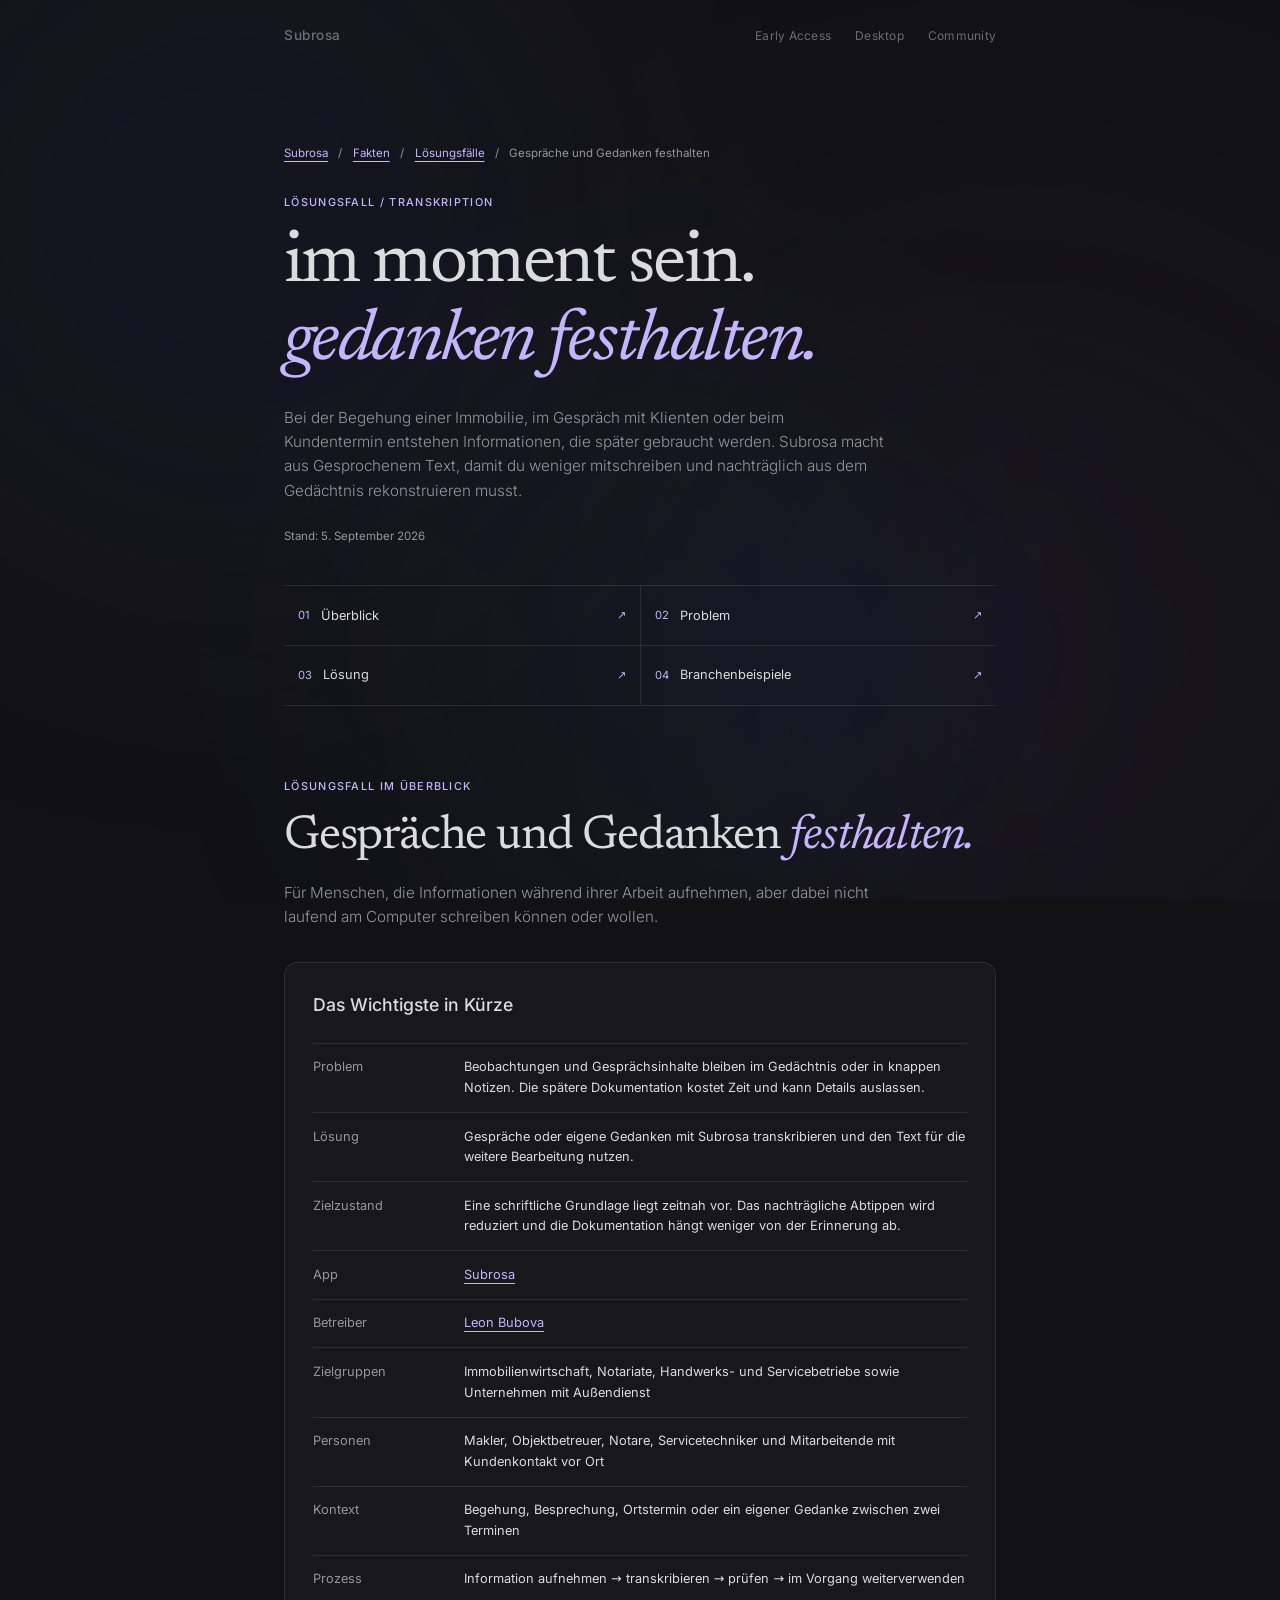
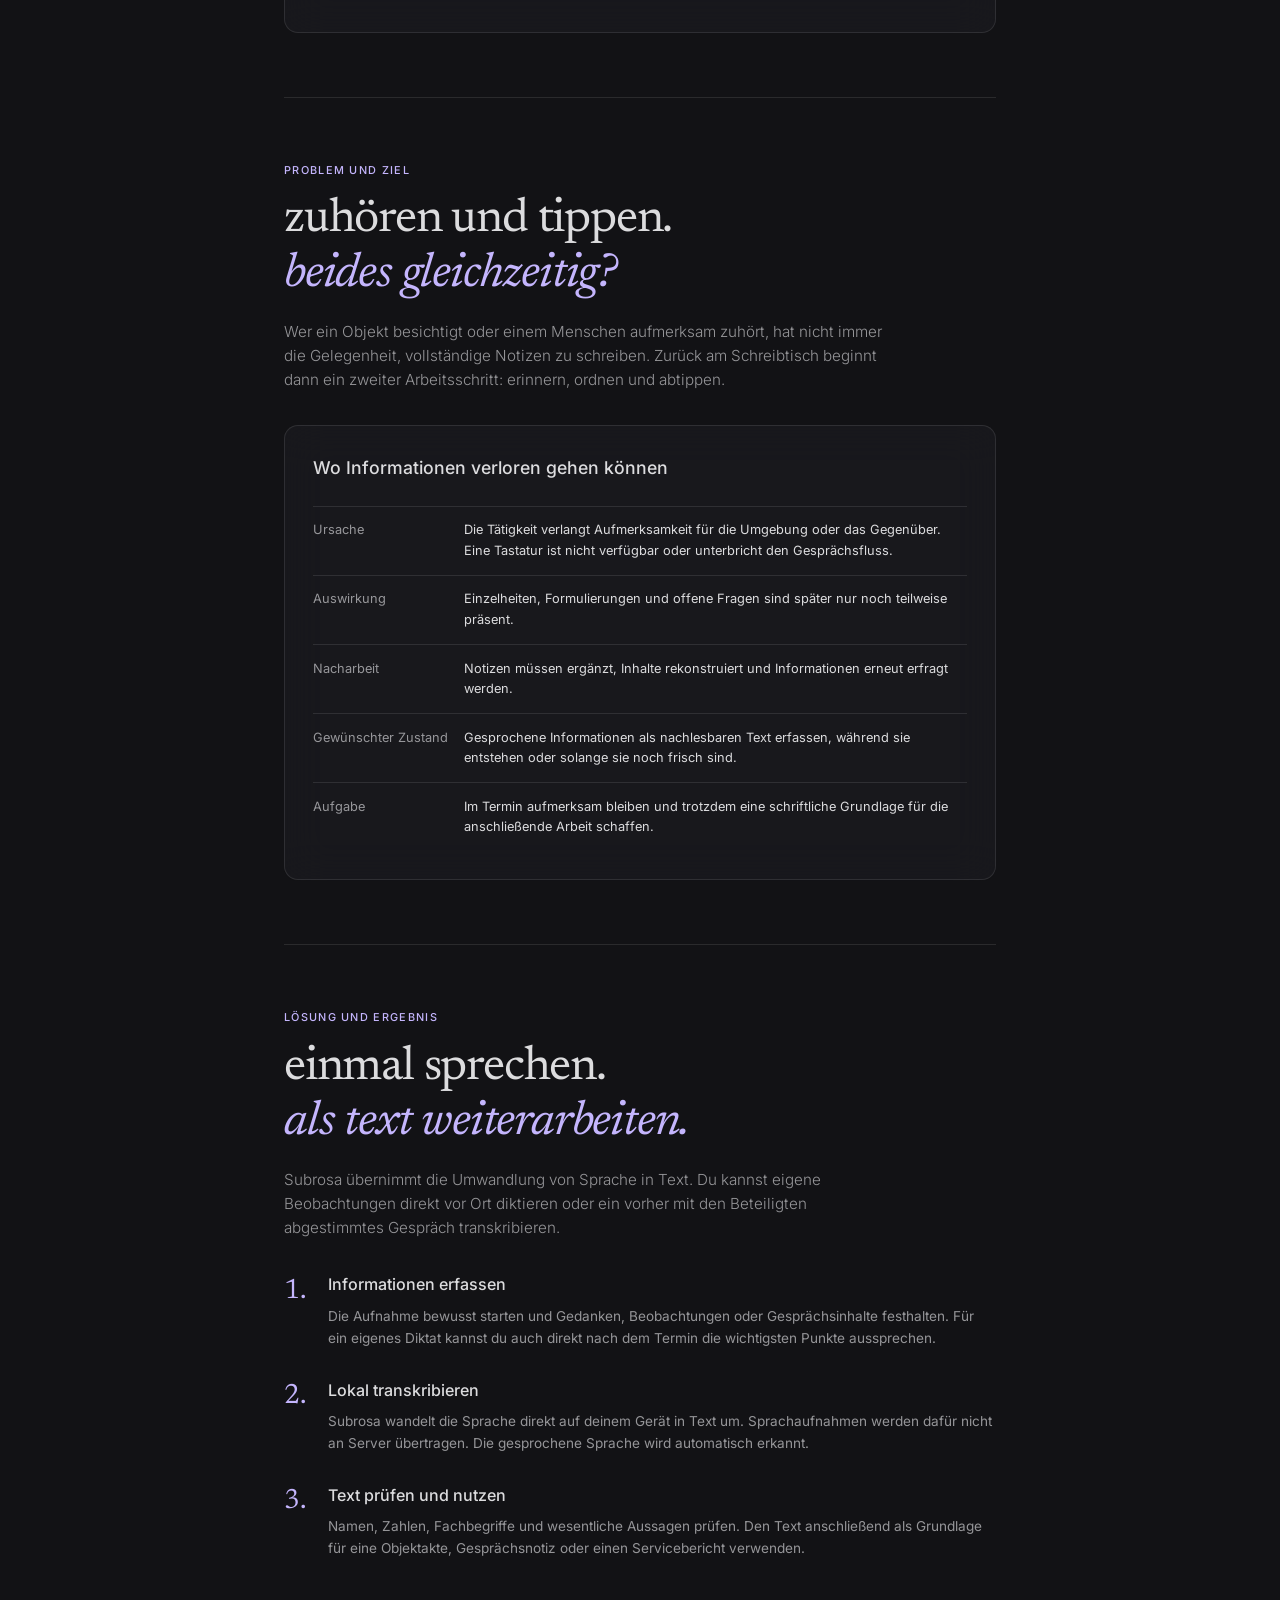
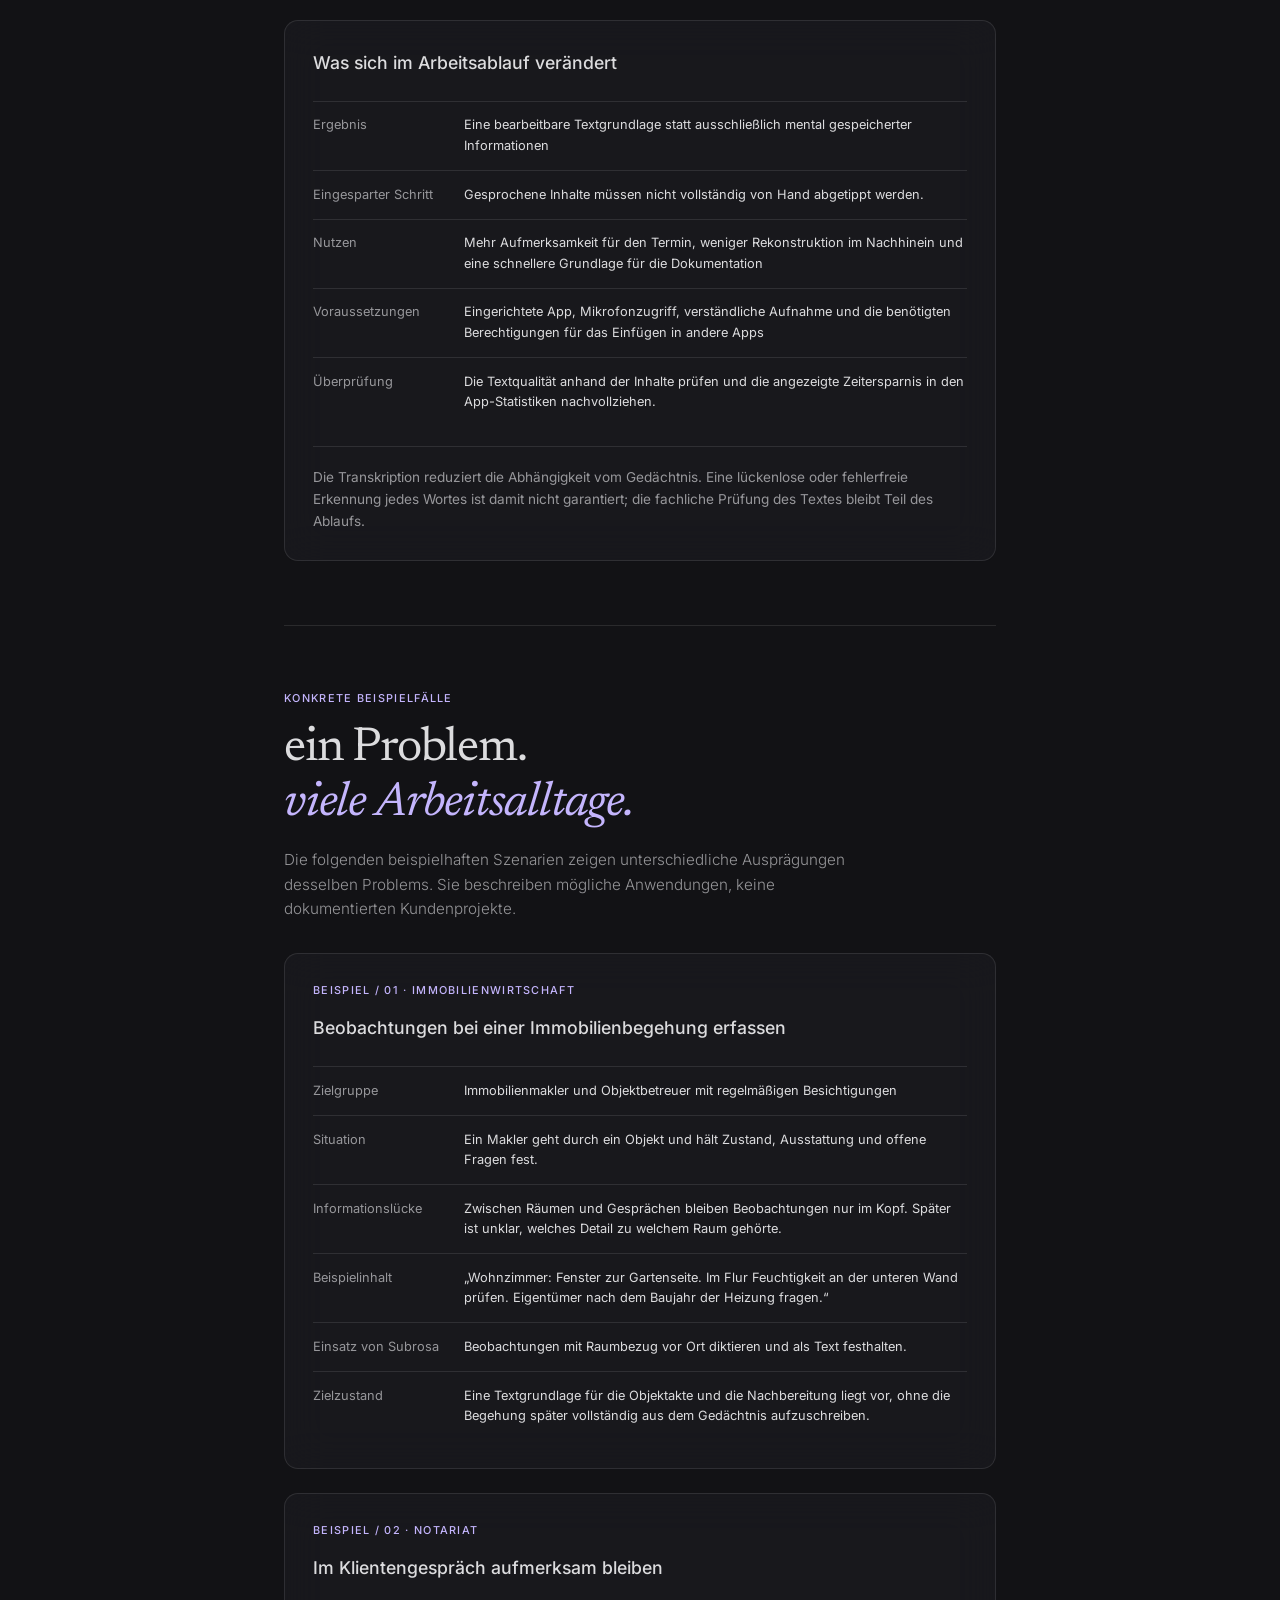
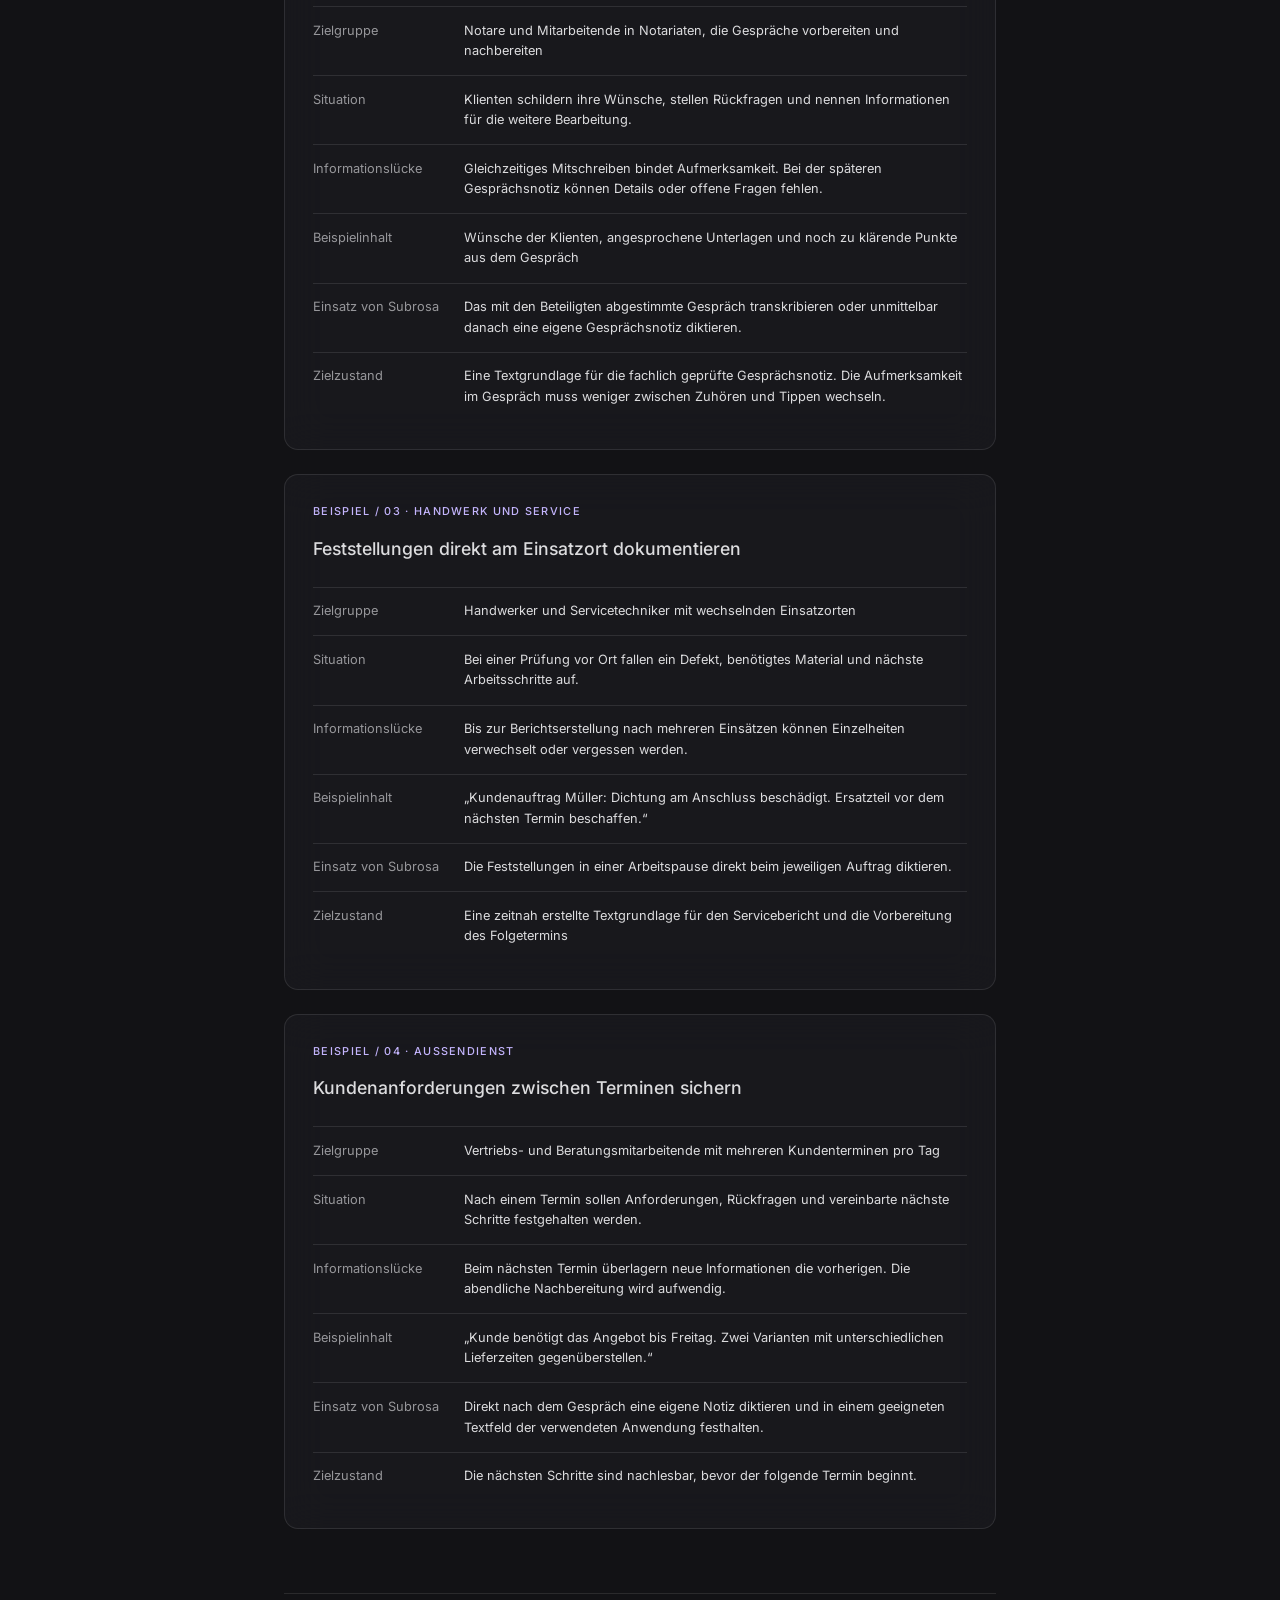
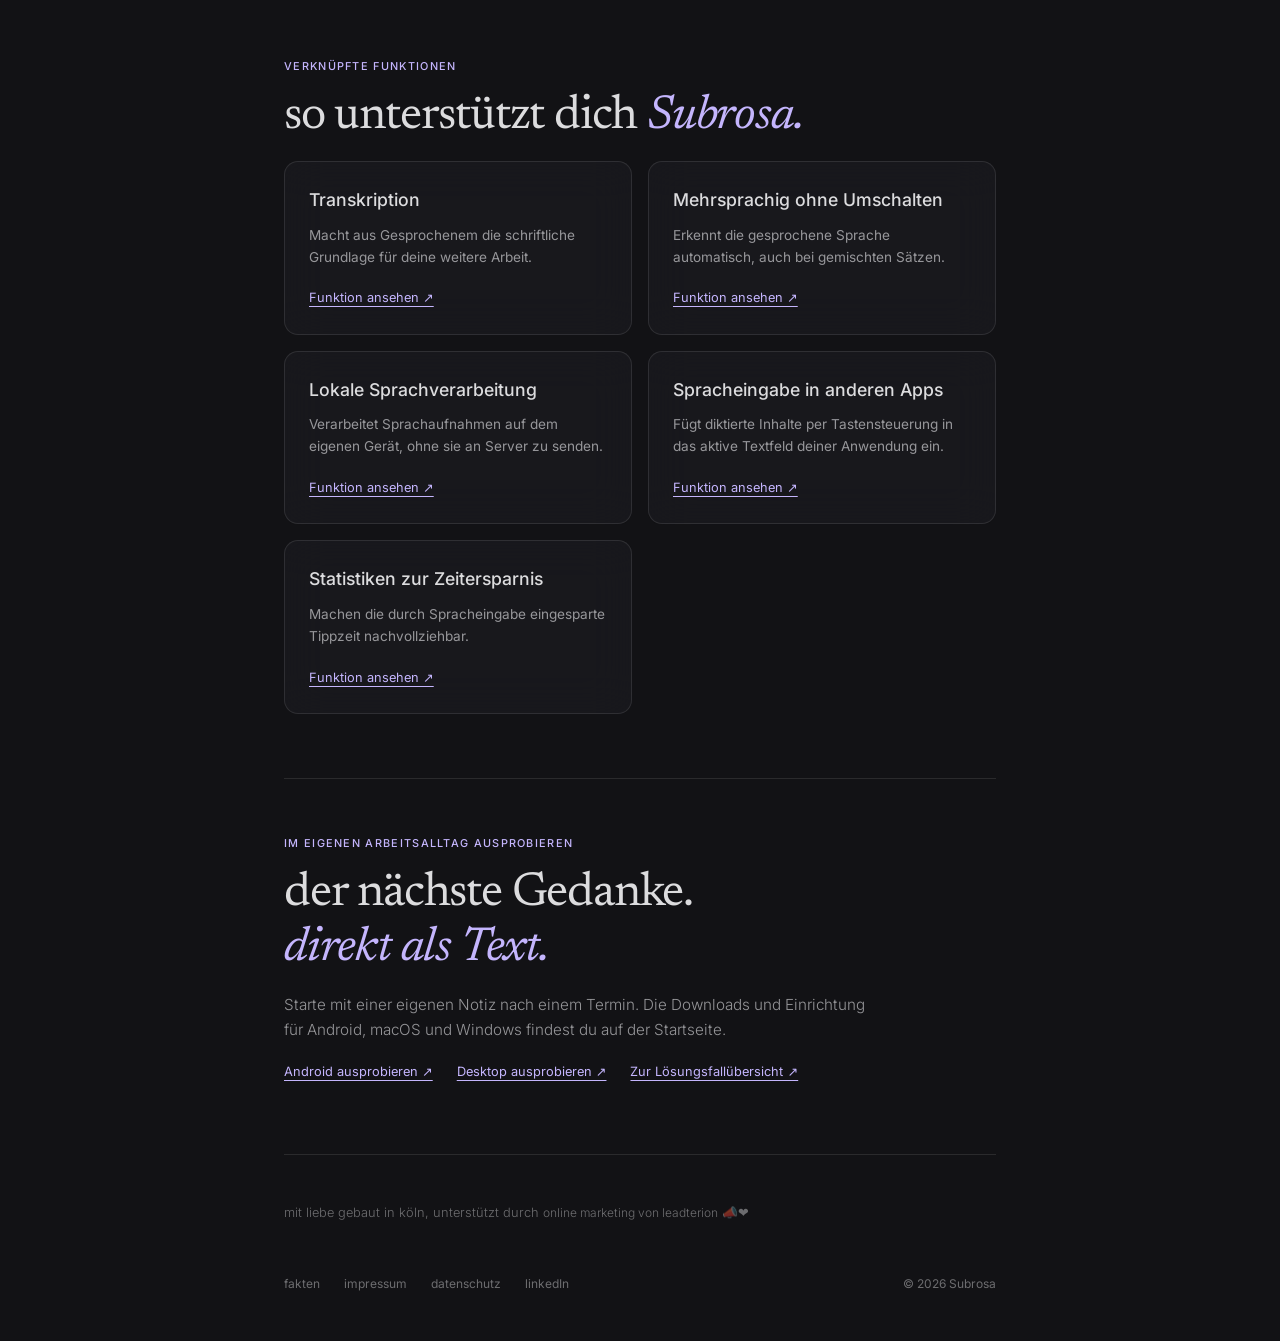
<file: fakten/loesungsfaelle/gespraeche-und-gedanken-festhalten/index.html>
<!DOCTYPE html>
<html lang="de">
<head>
  <meta charset="UTF-8">
  <meta name="viewport" content="width=device-width, initial-scale=1.0">
  <title>Gespräche und Gedanken festhalten – Lösungsfall | Subrosa</title>
  <meta name="description" content="Gespräche und Beobachtungen transkribieren statt später aus dem Gedächtnis tippen: ein Subrosa-Lösungsfall für Immobilienmakler, Notariate, Handwerk und Außendienst.">
  <link rel="canonical" href="https://subrosa-voice.de/fakten/loesungsfaelle/gespraeche-und-gedanken-festhalten/">
  <meta name="theme-color" content="#121215">
  <meta property="og:title" content="Gespräche und Gedanken festhalten – Subrosa">
  <meta property="og:description" content="Mehr Aufmerksamkeit vor Ort und im Gespräch. Weniger nachträgliches Tippen. Mit konkreten Beispielen für vier Branchen.">
  <meta property="og:type" content="article">
  <meta property="og:url" content="https://subrosa-voice.de/fakten/loesungsfaelle/gespraeche-und-gedanken-festhalten/">
  <meta property="og:locale" content="de_DE">
  <meta property="og:image" content="https://subrosa-voice.de/og-image.png">
  <meta name="twitter:card" content="summary_large_image">
  <link rel="icon" type="image/svg+xml" href="/favicon.svg">
  <link rel="preload" href="/fonts/inter-var-latin.woff2" as="font" type="font/woff2" crossorigin>
  <link rel="preload" href="/fonts/newsreader-var-normal-latin.woff2" as="font" type="font/woff2" crossorigin>
  <link rel="stylesheet" href="/fonts.css">
  <link rel="stylesheet" href="/styles.css">
  <script type="application/ld+json">
  {
    "@context": "https://schema.org",
    "@graph": [
      {
        "@type": "WebPage",
        "@id": "https://subrosa-voice.de/fakten/loesungsfaelle/gespraeche-und-gedanken-festhalten/#seite",
        "url": "https://subrosa-voice.de/fakten/loesungsfaelle/gespraeche-und-gedanken-festhalten/",
        "name": "Gespräche und Gedanken festhalten – Lösungsfall",
        "description": "Gesprochene Informationen im Arbeitsalltag als Text festhalten, um manuelle Nacharbeit zu reduzieren und weniger auf das Gedächtnis angewiesen zu sein.",
        "inLanguage": "de",
        "dateModified": "2026-09-05",
        "isPartOf": {"@id": "https://subrosa-voice.de/fakten/#seite"},
        "about": {"@id": "https://subrosa-voice.de/fakten/#app"},
        "breadcrumb": {"@id": "https://subrosa-voice.de/fakten/loesungsfaelle/gespraeche-und-gedanken-festhalten/#navigation"},
        "audience": [
          {"@type": "Audience", "audienceType": "Immobilienmakler und Objektbetreuer"},
          {"@type": "Audience", "audienceType": "Notare und Mitarbeitende in Notariaten"},
          {"@type": "Audience", "audienceType": "Handwerker und Servicetechniker"},
          {"@type": "Audience", "audienceType": "Mitarbeitende im Außendienst"}
        ]
      },
      {
        "@type": "BreadcrumbList",
        "@id": "https://subrosa-voice.de/fakten/loesungsfaelle/gespraeche-und-gedanken-festhalten/#navigation",
        "itemListElement": [
          {"@type": "ListItem", "position": 1, "name": "Subrosa", "item": "https://subrosa-voice.de/"},
          {"@type": "ListItem", "position": 2, "name": "Fakten", "item": "https://subrosa-voice.de/fakten/"},
          {"@type": "ListItem", "position": 3, "name": "Lösungsfälle", "item": "https://subrosa-voice.de/fakten/#loesungsfaelle"},
          {"@type": "ListItem", "position": 4, "name": "Gespräche und Gedanken festhalten", "item": "https://subrosa-voice.de/fakten/loesungsfaelle/gespraeche-und-gedanken-festhalten/"}
        ]
      }
    ]
  }
  </script>
</head>
<body class="facts-page">
  <a class="site-skip-link" href="#inhalt">zum Inhalt</a>
  <div class="fluid-bg" aria-hidden="true">
    <div class="blob blob-1"></div><div class="blob blob-2"></div><div class="blob blob-3"></div>
  </div>
  <div data-include="header"><a class="site-component-fallback" href="/">Subrosa</a></div>
  <main class="container facts-main" id="inhalt">
    <div class="case-breadcrumb" role="navigation" aria-label="Brotkrümelnavigation">
      <a href="/">Subrosa</a><span aria-hidden="true">/</span><a href="/fakten/">Fakten</a><span aria-hidden="true">/</span><a href="/fakten/#loesungsfaelle">Lösungsfälle</a><span aria-hidden="true">/</span><span aria-current="page">Gespräche und Gedanken festhalten</span>
    </div>
    <header class="facts-hero">
      <p class="facts-eyebrow">Lösungsfall / Transkription</p>
      <h1>im moment sein.<br><em>gedanken festhalten.</em></h1>
      <p class="facts-intro">Bei der Begehung einer Immobilie, im Gespräch mit Klienten oder beim Kundentermin entstehen Informationen, die später gebraucht werden. Subrosa macht aus Gesprochenem Text, damit du weniger mitschreiben und nachträglich aus dem Gedächtnis rekonstruieren musst.</p>
      <p class="facts-meta">Stand: <time datetime="2026-09-05">5. September 2026</time></p>
    </header>
    <div class="facts-index case-index" role="navigation" aria-label="Auf dieser Seite">
      <a href="#ueberblick"><span>01</span> Überblick <span aria-hidden="true">↗</span></a>
      <a href="#problem"><span>02</span> Problem <span aria-hidden="true">↗</span></a>
      <a href="#loesung"><span>03</span> Lösung <span aria-hidden="true">↗</span></a>
      <a href="#branchen"><span>04</span> Branchenbeispiele <span aria-hidden="true">↗</span></a>
    </div>

    <section class="facts-section" id="ueberblick" aria-labelledby="ueberblick-title">
      <p class="facts-eyebrow">Lösungsfall im Überblick</p>
      <h2 id="ueberblick-title">Gespräche und Gedanken <em>festhalten.</em></h2>
      <p class="facts-section-intro">Für Menschen, die Informationen während ihrer Arbeit aufnehmen, aber dabei nicht laufend am Computer schreiben können oder wollen.</p>
      <article class="facts-card glass">
        <h3>Das Wichtigste in Kürze</h3>
        <dl class="facts-data">
          <div><dt>Problem</dt><dd>Beobachtungen und Gesprächsinhalte bleiben im Gedächtnis oder in knappen Notizen. Die spätere Dokumentation kostet Zeit und kann Details auslassen.</dd></div>
          <div><dt>Lösung</dt><dd>Gespräche oder eigene Gedanken mit Subrosa transkribieren und den Text für die weitere Bearbeitung nutzen.</dd></div>
          <div><dt>Zielzustand</dt><dd>Eine schriftliche Grundlage liegt zeitnah vor. Das nachträgliche Abtippen wird reduziert und die Dokumentation hängt weniger von der Erinnerung ab.</dd></div>
          <div><dt>App</dt><dd><a href="/fakten/#app">Subrosa</a></dd></div>
          <div><dt>Betreiber</dt><dd><a href="/fakten/#betreiber">Leon Bubova</a></dd></div>
          <div><dt>Zielgruppen</dt><dd>Immobilienwirtschaft, Notariate, Handwerks- und Servicebetriebe sowie Unternehmen mit Außendienst</dd></div>
          <div><dt>Personen</dt><dd>Makler, Objektbetreuer, Notare, Servicetechniker und Mitarbeitende mit Kundenkontakt vor Ort</dd></div>
          <div><dt>Kontext</dt><dd>Begehung, Besprechung, Ortstermin oder ein eigener Gedanke zwischen zwei Terminen</dd></div>
          <div><dt>Prozess</dt><dd>Information aufnehmen → transkribieren → prüfen → im Vorgang weiterverwenden</dd></div>
        </dl>
      </article>
    </section>

    <section class="facts-section" id="problem" aria-labelledby="problem-title">
      <p class="facts-eyebrow">Problem und Ziel</p>
      <h2 id="problem-title">zuhören und tippen.<br><em>beides gleichzeitig?</em></h2>
      <p class="facts-section-intro">Wer ein Objekt besichtigt oder einem Menschen aufmerksam zuhört, hat nicht immer die Gelegenheit, vollständige Notizen zu schreiben. Zurück am Schreibtisch beginnt dann ein zweiter Arbeitsschritt: erinnern, ordnen und abtippen.</p>
      <article class="facts-card glass">
        <h3>Wo Informationen verloren gehen können</h3>
        <dl class="facts-data">
          <div><dt>Ursache</dt><dd>Die Tätigkeit verlangt Aufmerksamkeit für die Umgebung oder das Gegenüber. Eine Tastatur ist nicht verfügbar oder unterbricht den Gesprächsfluss.</dd></div>
          <div><dt>Auswirkung</dt><dd>Einzelheiten, Formulierungen und offene Fragen sind später nur noch teilweise präsent.</dd></div>
          <div><dt>Nacharbeit</dt><dd>Notizen müssen ergänzt, Inhalte rekonstruiert und Informationen erneut erfragt werden.</dd></div>
          <div><dt>Gewünschter Zustand</dt><dd>Gesprochene Informationen als nachlesbaren Text erfassen, während sie entstehen oder solange sie noch frisch sind.</dd></div>
          <div><dt>Aufgabe</dt><dd>Im Termin aufmerksam bleiben und trotzdem eine schriftliche Grundlage für die anschließende Arbeit schaffen.</dd></div>
        </dl>
      </article>
    </section>

    <section class="facts-section" id="loesung" aria-labelledby="loesung-title">
      <p class="facts-eyebrow">Lösung und Ergebnis</p>
      <h2 id="loesung-title">einmal sprechen.<br><em>als text weiterarbeiten.</em></h2>
      <p class="facts-section-intro">Subrosa übernimmt die Umwandlung von Sprache in Text. Du kannst eigene Beobachtungen direkt vor Ort diktieren oder ein vorher mit den Beteiligten abgestimmtes Gespräch transkribieren.</p>
      <ol class="case-steps">
        <li><h3>Informationen erfassen</h3><p>Die Aufnahme bewusst starten und Gedanken, Beobachtungen oder Gesprächsinhalte festhalten. Für ein eigenes Diktat kannst du auch direkt nach dem Termin die wichtigsten Punkte aussprechen.</p></li>
        <li><h3>Lokal transkribieren</h3><p>Subrosa wandelt die Sprache direkt auf deinem Gerät in Text um. Sprachaufnahmen werden dafür nicht an Server übertragen. Die gesprochene Sprache wird automatisch erkannt.</p></li>
        <li><h3>Text prüfen und nutzen</h3><p>Namen, Zahlen, Fachbegriffe und wesentliche Aussagen prüfen. Den Text anschließend als Grundlage für eine Objektakte, Gesprächsnotiz oder einen Servicebericht verwenden.</p></li>
      </ol>
      <article class="facts-card glass">
        <h3>Was sich im Arbeitsablauf verändert</h3>
        <dl class="facts-data">
          <div><dt>Ergebnis</dt><dd>Eine bearbeitbare Textgrundlage statt ausschließlich mental gespeicherter Informationen</dd></div>
          <div><dt>Eingesparter Schritt</dt><dd>Gesprochene Inhalte müssen nicht vollständig von Hand abgetippt werden.</dd></div>
          <div><dt>Nutzen</dt><dd>Mehr Aufmerksamkeit für den Termin, weniger Rekonstruktion im Nachhinein und eine schnellere Grundlage für die Dokumentation</dd></div>
          <div><dt>Voraussetzungen</dt><dd>Eingerichtete App, Mikrofonzugriff, verständliche Aufnahme und die benötigten Berechtigungen für das Einfügen in andere Apps</dd></div>
          <div><dt>Überprüfung</dt><dd>Die Textqualität anhand der Inhalte prüfen und die angezeigte Zeitersparnis in den App-Statistiken nachvollziehen.</dd></div>
        </dl>
        <p class="case-note">Die Transkription reduziert die Abhängigkeit vom Gedächtnis. Eine lückenlose oder fehlerfreie Erkennung jedes Wortes ist damit nicht garantiert; die fachliche Prüfung des Textes bleibt Teil des Ablaufs.</p>
      </article>
    </section>

    <section class="facts-section" id="branchen" aria-labelledby="branchen-title">
      <p class="facts-eyebrow">Konkrete Beispielfälle</p>
      <h2 id="branchen-title">ein Problem.<br><em>viele Arbeitsalltage.</em></h2>
      <p class="facts-section-intro">Die folgenden beispielhaften Szenarien zeigen unterschiedliche Ausprägungen desselben Problems. Sie beschreiben mögliche Anwendungen, keine dokumentierten Kundenprojekte.</p>
      <div class="case-examples">
        <article class="facts-card glass" id="immobilien">
          <p class="facts-eyebrow">Beispiel / 01 · Immobilienwirtschaft</p>
          <h3>Beobachtungen bei einer Immobilienbegehung erfassen</h3>
          <dl class="facts-data">
            <div><dt>Zielgruppe</dt><dd>Immobilienmakler und Objektbetreuer mit regelmäßigen Besichtigungen</dd></div>
            <div><dt>Situation</dt><dd>Ein Makler geht durch ein Objekt und hält Zustand, Ausstattung und offene Fragen fest.</dd></div>
            <div><dt>Informationslücke</dt><dd>Zwischen Räumen und Gesprächen bleiben Beobachtungen nur im Kopf. Später ist unklar, welches Detail zu welchem Raum gehörte.</dd></div>
            <div><dt>Beispielinhalt</dt><dd>„Wohnzimmer: Fenster zur Gartenseite. Im Flur Feuchtigkeit an der unteren Wand prüfen. Eigentümer nach dem Baujahr der Heizung fragen.“</dd></div>
            <div><dt>Einsatz von Subrosa</dt><dd>Beobachtungen mit Raumbezug vor Ort diktieren und als Text festhalten.</dd></div>
            <div><dt>Zielzustand</dt><dd>Eine Textgrundlage für die Objektakte und die Nachbereitung liegt vor, ohne die Begehung später vollständig aus dem Gedächtnis aufzuschreiben.</dd></div>
          </dl>
        </article>
        <article class="facts-card glass" id="notariat">
          <p class="facts-eyebrow">Beispiel / 02 · Notariat</p>
          <h3>Im Klientengespräch aufmerksam bleiben</h3>
          <dl class="facts-data">
            <div><dt>Zielgruppe</dt><dd>Notare und Mitarbeitende in Notariaten, die Gespräche vorbereiten und nachbereiten</dd></div>
            <div><dt>Situation</dt><dd>Klienten schildern ihre Wünsche, stellen Rückfragen und nennen Informationen für die weitere Bearbeitung.</dd></div>
            <div><dt>Informationslücke</dt><dd>Gleichzeitiges Mitschreiben bindet Aufmerksamkeit. Bei der späteren Gesprächsnotiz können Details oder offene Fragen fehlen.</dd></div>
            <div><dt>Beispielinhalt</dt><dd>Wünsche der Klienten, angesprochene Unterlagen und noch zu klärende Punkte aus dem Gespräch</dd></div>
            <div><dt>Einsatz von Subrosa</dt><dd>Das mit den Beteiligten abgestimmte Gespräch transkribieren oder unmittelbar danach eine eigene Gesprächsnotiz diktieren.</dd></div>
            <div><dt>Zielzustand</dt><dd>Eine Textgrundlage für die fachlich geprüfte Gesprächsnotiz. Die Aufmerksamkeit im Gespräch muss weniger zwischen Zuhören und Tippen wechseln.</dd></div>
          </dl>
        </article>
        <article class="facts-card glass" id="handwerk">
          <p class="facts-eyebrow">Beispiel / 03 · Handwerk und Service</p>
          <h3>Feststellungen direkt am Einsatzort dokumentieren</h3>
          <dl class="facts-data">
            <div><dt>Zielgruppe</dt><dd>Handwerker und Servicetechniker mit wechselnden Einsatzorten</dd></div>
            <div><dt>Situation</dt><dd>Bei einer Prüfung vor Ort fallen ein Defekt, benötigtes Material und nächste Arbeitsschritte auf.</dd></div>
            <div><dt>Informationslücke</dt><dd>Bis zur Berichtserstellung nach mehreren Einsätzen können Einzelheiten verwechselt oder vergessen werden.</dd></div>
            <div><dt>Beispielinhalt</dt><dd>„Kundenauftrag Müller: Dichtung am Anschluss beschädigt. Ersatzteil vor dem nächsten Termin beschaffen.“</dd></div>
            <div><dt>Einsatz von Subrosa</dt><dd>Die Feststellungen in einer Arbeitspause direkt beim jeweiligen Auftrag diktieren.</dd></div>
            <div><dt>Zielzustand</dt><dd>Eine zeitnah erstellte Textgrundlage für den Servicebericht und die Vorbereitung des Folgetermins</dd></div>
          </dl>
        </article>
        <article class="facts-card glass" id="aussendienst">
          <p class="facts-eyebrow">Beispiel / 04 · Außendienst</p>
          <h3>Kundenanforderungen zwischen Terminen sichern</h3>
          <dl class="facts-data">
            <div><dt>Zielgruppe</dt><dd>Vertriebs- und Beratungsmitarbeitende mit mehreren Kundenterminen pro Tag</dd></div>
            <div><dt>Situation</dt><dd>Nach einem Termin sollen Anforderungen, Rückfragen und vereinbarte nächste Schritte festgehalten werden.</dd></div>
            <div><dt>Informationslücke</dt><dd>Beim nächsten Termin überlagern neue Informationen die vorherigen. Die abendliche Nachbereitung wird aufwendig.</dd></div>
            <div><dt>Beispielinhalt</dt><dd>„Kunde benötigt das Angebot bis Freitag. Zwei Varianten mit unterschiedlichen Lieferzeiten gegenüberstellen.“</dd></div>
            <div><dt>Einsatz von Subrosa</dt><dd>Direkt nach dem Gespräch eine eigene Notiz diktieren und in einem geeigneten Textfeld der verwendeten Anwendung festhalten.</dd></div>
            <div><dt>Zielzustand</dt><dd>Die nächsten Schritte sind nachlesbar, bevor der folgende Termin beginnt.</dd></div>
          </dl>
        </article>
      </div>
    </section>

    <section class="facts-section" aria-labelledby="funktionen-title">
      <p class="facts-eyebrow">Verknüpfte Funktionen</p>
      <h2 id="funktionen-title">so unterstützt dich <em>Subrosa.</em></h2>
      <div class="facts-grid">
        <article class="facts-card glass"><h3>Transkription</h3><p>Macht aus Gesprochenem die schriftliche Grundlage für deine weitere Arbeit.</p><a class="facts-link" href="/fakten/#transkription">Funktion ansehen ↗</a></article>
        <article class="facts-card glass"><h3>Mehrsprachig ohne Umschalten</h3><p>Erkennt die gesprochene Sprache automatisch, auch bei gemischten Sätzen.</p><a class="facts-link" href="/fakten/#mehrsprachig">Funktion ansehen ↗</a></article>
        <article class="facts-card glass"><h3>Lokale Sprachverarbeitung</h3><p>Verarbeitet Sprachaufnahmen auf dem eigenen Gerät, ohne sie an Server zu senden.</p><a class="facts-link" href="/fakten/#lokale-sprachverarbeitung">Funktion ansehen ↗</a></article>
        <article class="facts-card glass"><h3>Spracheingabe in anderen Apps</h3><p>Fügt diktierte Inhalte per Tastensteuerung in das aktive Textfeld deiner Anwendung ein.</p><a class="facts-link" href="/fakten/#texteinfuegen">Funktion ansehen ↗</a></article>
        <article class="facts-card glass"><h3>Statistiken zur Zeitersparnis</h3><p>Machen die durch Spracheingabe eingesparte Tippzeit nachvollziehbar.</p><a class="facts-link" href="/fakten/#statistiken">Funktion ansehen ↗</a></article>
      </div>
    </section>
    <section class="facts-outro" aria-labelledby="start-title">
      <p class="facts-eyebrow">Im eigenen Arbeitsalltag ausprobieren</p>
      <h2 id="start-title">der nächste Gedanke.<br><em>direkt als Text.</em></h2>
      <p>Starte mit einer eigenen Notiz nach einem Termin. Die Downloads und Einrichtung für Android, macOS und Windows findest du auf der Startseite.</p>
      <div class="facts-actions"><a class="facts-link" href="/#download">Android ausprobieren ↗</a><a class="facts-link" href="/#desktop">Desktop ausprobieren ↗</a><a class="facts-link" href="/fakten/#loesungsfaelle">Zur Lösungsfallübersicht ↗</a></div>
    </section>
  </main>
  <div class="container"><div data-include="footer"><a class="site-component-fallback" href="/fakten/">fakten</a></div></div>
  <script src="/site.js"></script>
</body>
</html>
</file>
<file: fonts.css>
/* Self-hosted webfonts — no requests to Google (GDPR).
   Inter & Newsreader, SIL Open Font License 1.1.
   Source: Google Fonts API (woff2, latin + latin-ext subsets). */

/* latin-ext */
@font-face {
  font-family: 'Inter';
  font-style: normal;
  font-weight: 300 600;
  font-display: swap;
  src: url(fonts/inter-var-latin-ext.woff2) format('woff2');
  unicode-range: U+0100-02BA, U+02BD-02C5, U+02C7-02CC, U+02CE-02D7, U+02DD-02FF, U+0304, U+0308, U+0329, U+1D00-1DBF, U+1E00-1E9F, U+1EF2-1EFF, U+2020, U+20A0-20AB, U+20AD-20C0, U+2113, U+2C60-2C7F, U+A720-A7FF;
}
/* latin */
@font-face {
  font-family: 'Inter';
  font-style: normal;
  font-weight: 300 600;
  font-display: swap;
  src: url(fonts/inter-var-latin.woff2) format('woff2');
  unicode-range: U+0000-00FF, U+0131, U+0152-0153, U+02BB-02BC, U+02C6, U+02DA, U+02DC, U+0304, U+0308, U+0329, U+2000-206F, U+20AC, U+2122, U+2191, U+2193, U+2212, U+2215, U+FEFF, U+FFFD;
}
/* latin-ext */
@font-face {
  font-family: 'Newsreader';
  font-style: italic;
  font-weight: 400;
  font-display: swap;
  src: url(fonts/newsreader-var-italic-latin-ext.woff2) format('woff2');
  unicode-range: U+0100-02BA, U+02BD-02C5, U+02C7-02CC, U+02CE-02D7, U+02DD-02FF, U+0304, U+0308, U+0329, U+1D00-1DBF, U+1E00-1E9F, U+1EF2-1EFF, U+2020, U+20A0-20AB, U+20AD-20C0, U+2113, U+2C60-2C7F, U+A720-A7FF;
}
/* latin */
@font-face {
  font-family: 'Newsreader';
  font-style: italic;
  font-weight: 400;
  font-display: swap;
  src: url(fonts/newsreader-var-italic-latin.woff2) format('woff2');
  unicode-range: U+0000-00FF, U+0131, U+0152-0153, U+02BB-02BC, U+02C6, U+02DA, U+02DC, U+0304, U+0308, U+0329, U+2000-206F, U+20AC, U+2122, U+2191, U+2193, U+2212, U+2215, U+FEFF, U+FFFD;
}
/* latin-ext */
@font-face {
  font-family: 'Newsreader';
  font-style: normal;
  font-weight: 400 500;
  font-display: swap;
  src: url(fonts/newsreader-var-normal-latin-ext.woff2) format('woff2');
  unicode-range: U+0100-02BA, U+02BD-02C5, U+02C7-02CC, U+02CE-02D7, U+02DD-02FF, U+0304, U+0308, U+0329, U+1D00-1DBF, U+1E00-1E9F, U+1EF2-1EFF, U+2020, U+20A0-20AB, U+20AD-20C0, U+2113, U+2C60-2C7F, U+A720-A7FF;
}
/* latin */
@font-face {
  font-family: 'Newsreader';
  font-style: normal;
  font-weight: 400 500;
  font-display: swap;
  src: url(fonts/newsreader-var-normal-latin.woff2) format('woff2');
  unicode-range: U+0000-00FF, U+0131, U+0152-0153, U+02BB-02BC, U+02C6, U+02DA, U+02DC, U+0304, U+0308, U+0329, U+2000-206F, U+20AC, U+2122, U+2191, U+2193, U+2212, U+2215, U+FEFF, U+FFFD;
}
</file>
<file: styles.css>
*, *::before, *::after { margin: 0; padding: 0; box-sizing: border-box; }

:root {
  --bg: #121215;
  --surface: #1a1a1e;
  --surface-glass: rgba(30, 30, 35, 0.55);
  --border: rgba(255, 255, 255, 0.10);
  --text: #dcdcde;
  --text-2: rgba(220, 220, 222, 0.65);
  --text-3: rgba(220, 220, 222, 0.45);
  --accent: #c4b5fd;
  --accent-dim: rgba(196, 181, 253, 0.10);
  --fluid-1: #1a1a3e;
  --fluid-2: #2d1b4e;
  --fluid-3: #0f2a3d;
  --sans: "Inter", -apple-system, system-ui, sans-serif;
  --serif: "Newsreader", Georgia, serif;
}

html { scroll-behavior: smooth; scroll-padding-top: 4rem; }

body {
  background: var(--bg);
  color: var(--text);
  font-family: var(--sans);
  line-height: 1.6;
  -webkit-font-smoothing: antialiased;
  -moz-osx-font-smoothing: grayscale;
  overflow-x: hidden;
}

::selection {
  background: rgba(196, 181, 253, 0.30);
  color: #fff;
}

/* Fluid background */
.fluid-bg {
  position: fixed; inset: 0; z-index: -1; overflow: hidden; pointer-events: none;
}
.blob {
  position: absolute; border-radius: 50%; mix-blend-mode: screen;
}
.blob-1 {
  top: -15%; left: -10%; width: 55vw; height: 55vw;
  background: rgba(30, 30, 66, 0.45); filter: blur(120px); opacity: 0.55;
  animation: drift1 22s ease-in-out infinite;
}
.blob-2 {
  bottom: -15%; right: -10%; width: 60vw; height: 60vw;
  background: rgba(50, 31, 82, 0.35); filter: blur(140px); opacity: 0.45;
  animation: drift2 28s ease-in-out infinite;
}
.blob-3 {
  top: 40%; left: 30%; width: 45vw; height: 45vw;
  background: rgba(19, 46, 66, 0.40); filter: blur(100px); opacity: 0.35;
  animation: drift3 32s ease-in-out infinite;
}

@keyframes drift1 {
  0%, 100% { transform: translate(-10%, -10%) scale(1); }
  50% { transform: translate(15%, 10%) scale(1.15); }
}
@keyframes drift2 {
  0%, 100% { transform: translate(15%, 10%) scale(1.1); }
  50% { transform: translate(-15%, -15%) scale(0.9); }
}
@keyframes drift3 {
  0%, 100% { transform: translate(0%, 20%) scale(0.9); }
  50% { transform: translate(25%, -5%) scale(1.2); }
}

/* Glass panel */
.glass {
  background: var(--surface-glass);
  backdrop-filter: blur(20px);
  -webkit-backdrop-filter: blur(20px);
  border: 1px solid var(--border);
}

/* Container */
.container {
  max-width: 760px;
  margin: 0 auto;
  padding: 0 1.5rem;
}

/* Nav */
nav {
  position: fixed; top: 0; left: 0; right: 0; z-index: 100;
  pointer-events: none;
}
.nav-inner {
  max-width: 760px; margin: 0 auto; padding: 0 1.5rem;
  height: 56px; display: flex; align-items: center; justify-content: space-between;
  pointer-events: auto;
  border-radius: 12px; margin-top: 0.5rem;
  background: transparent;
  transition: background 0.3s, backdrop-filter 0.3s, -webkit-backdrop-filter 0.3s;
}
nav.scrolled .nav-inner {
  background: rgba(18, 18, 21, 0.45);
  backdrop-filter: blur(16px);
  -webkit-backdrop-filter: blur(16px);
}
.nav-logo {
  font-size: 0.85rem; font-weight: 500; color: var(--text-3);
  text-decoration: none; letter-spacing: 0.04em;
}
.nav-logo:hover { color: var(--text-2); }
.nav-links {
  display: flex; align-items: center; gap: 1.5rem;
}
.nav-links a {
  font-size: 0.75rem; color: var(--text-3); text-decoration: none;
  transition: color 0.2s; letter-spacing: 0.02em;
}
.nav-links a:hover { color: var(--text-2); }

/* Animations */
@keyframes fadeIn {
  from { opacity: 0; filter: blur(6px); transform: translateY(12px); }
  to { opacity: 1; filter: blur(0); transform: translateY(0); }
}

.fade-in {
  opacity: 0; filter: blur(6px); transform: translateY(12px);
  transition: opacity 0.8s cubic-bezier(0.25, 0.1, 0.25, 1), filter 0.8s cubic-bezier(0.25, 0.1, 0.25, 1), transform 0.8s cubic-bezier(0.25, 0.1, 0.25, 1);
}
.fade-in.visible { opacity: 1; filter: blur(0); transform: translateY(0); }
.fade-in.delay-1 { transition-delay: 0.12s; }
.fade-in.delay-2 { transition-delay: 0.24s; }
.fade-in.delay-3 { transition-delay: 0.36s; }

/* Hero */
.hero {
  min-height: 100vh;
  display: flex; flex-direction: column;
  justify-content: center;
  padding: 8rem 0 1.5rem;
  gap: 4rem;
}
.hero-copy { animation: fadeIn 0.9s cubic-bezier(0.25, 0.1, 0.25, 1) both; }
.hero h1 {
  font-family: var(--serif); font-weight: 400;
  font-size: clamp(2.5rem, 5.5vw, 3.5rem);
  line-height: 1.15; letter-spacing: -0.025em; margin-bottom: 1rem;
}
.hero h1 em {
  font-style: italic; color: var(--accent);
}
.hero-sub {
  font-size: 0.95rem; color: var(--text-2); max-width: 440px;
  line-height: 1.7; font-weight: 300;
}

/* Demo box */
.demo-box {
  background: rgba(255, 255, 255, 0.05);
  border: 1px solid var(--border);
  border-radius: 12px;
  padding: 1.75rem 2rem 1.5rem;
  max-width: 100%;
  animation: fadeIn 0.9s cubic-bezier(0.25, 0.1, 0.25, 1) 0.2s both;
}
.demo-header {
  display: flex; align-items: center; gap: 0.65rem;
  margin-bottom: 1.25rem;
}
.demo-dot {
  width: 7px; height: 7px; border-radius: 50%;
  background: var(--accent); opacity: 0.4;
  transition: opacity 0.3s;
}
.demo-dot.active {
  opacity: 1;
  animation: pulse 1.5s ease-in-out infinite;
}
@keyframes pulse {
  0%, 100% { opacity: 1; } 50% { opacity: 0.35; }
}
.demo-status {
  font-size: 0.6rem; text-transform: uppercase; letter-spacing: 0.1em;
  color: var(--text-3);
}
.mute-btn {
  margin-left: auto; background: none; border: none;
  font-size: 0.6rem; text-transform: uppercase; letter-spacing: 0.1em;
  color: var(--text-3); font-family: var(--sans);
  cursor: pointer; transition: color 0.2s; padding: 0.2rem;
}
.mute-btn:hover { opacity: 0.7; }
.waveform-canvas {
  display: block; width: 100%; height: 40px; margin-bottom: 1.25rem;
}
.demo-text {
  font-size: 0.9rem; color: var(--text-2); font-weight: 300;
  line-height: 1.65; height: 4.95em; overflow: hidden;
}
.demo-text .cursor {
  display: inline-block; width: 1.5px; height: 0.95em;
  background: var(--accent); vertical-align: text-bottom;
  margin-left: 1px; opacity: 0.7;
  animation: blink 1s step-end infinite;
}
@keyframes blink {
  0%, 100% { opacity: 0.7; } 50% { opacity: 0; }
}

/* Hero CTA */
.hero-cta {
  display: inline-flex; align-items: center; gap: 0.5rem;
  margin-top: 0.5rem;
  color: var(--accent); text-decoration: none;
  font-size: 0.85rem; font-weight: 400; letter-spacing: 0.01em;
  transition: opacity 0.25s;
  animation: fadeIn 0.9s cubic-bezier(0.25, 0.1, 0.25, 1) 0.4s both;
}
.hero-cta:hover { opacity: 0.7; }
.hero-cta svg {
  width: 14px; height: 14px; opacity: 0.7;
  transition: transform 0.25s;
}
.hero-cta:hover svg { transform: translateX(3px); }

/* Divider */
.divider { height: 1px; background: var(--border); margin: 2rem 0; }

/* Section heading */
.section-label {
  font-size: 0.7rem; text-transform: uppercase; letter-spacing: 0.2em;
  color: var(--text-3); margin-bottom: 2.5rem;
}

/* Steps */
.steps { padding: 3rem 0; }
.steps-list { display: flex; flex-direction: column; gap: 1.75rem; }
.step {
  display: flex; gap: 1.25rem; align-items: flex-start;
}
.step-num {
  font-family: var(--serif); font-size: 1.1rem; color: var(--accent);
  flex-shrink: 0; width: 1.5rem; padding-top: 0.1rem;
}
.step h3 {
  font-size: 0.9rem; font-weight: 500; margin-bottom: 0.3rem;
}
.step p {
  font-size: 0.825rem; color: var(--text-2); line-height: 1.65; font-weight: 300;
}

/* Style switcher */
.style-switch { padding: 3rem 0; }
.style-switch-desc {
  font-size: 0.9rem; color: var(--text-2); font-weight: 300;
  line-height: 1.65; margin-bottom: 2rem; max-width: 440px;
}
.style-options {
  display: grid; grid-template-columns: repeat(3, 1fr); gap: 1px;
  background: var(--border); border-radius: 12px; overflow: hidden;
}
.style-opt {
  background: var(--surface); padding: 1.5rem;
  cursor: pointer; transition: background-color 0.3s ease;
  border: none; color: var(--text); text-align: left;
  font-family: var(--sans);
}
.style-opt:hover { background: rgba(255, 255, 255, 0.05); }
.style-opt.active { background: rgba(196, 181, 253, 0.08); }
.style-opt-name {
  font-size: 0.85rem; font-weight: 500; margin-bottom: 0.4rem;
  display: flex; align-items: center; gap: 0.5rem;
}
.style-opt.active .style-opt-name { color: var(--accent); }
.style-opt-preview {
  font-size: 0.75rem; color: var(--text-3); line-height: 1.5; font-weight: 300;
}

@media (max-width: 560px) {
  .style-options { grid-template-columns: 1fr; }
}

/* Features */
.features { padding: 3rem 0; }
.features-grid {
  display: grid; grid-template-columns: 1fr 1fr; gap: 1.25rem;
}
.feature-card {
  padding: 1.75rem; border-radius: 16px;
  transition: background-color 0.3s ease;
  will-change: background-color;
}
.feature-card:hover { background-color: rgba(255, 255, 255, 0.06); }
.feature-icon {
  width: 2rem; height: 2rem; margin-bottom: 1rem;
  color: var(--accent); opacity: 0.7;
}
.feature-icon svg { width: 100%; height: 100%; }
.feature-card h3 {
  font-size: 0.9rem; font-weight: 500; margin-bottom: 0.5rem;
  letter-spacing: -0.01em;
}
.feature-card p {
  font-size: 0.825rem; color: var(--text-2); line-height: 1.65; font-weight: 300;
}

/* Testimonial */
.testimonial { padding: 3rem 0; }
.testimonial blockquote {
  font-family: var(--serif); font-style: italic;
  font-size: clamp(1.5rem, 3.5vw, 1.9rem);
  line-height: 1.6; color: var(--text-2); margin-bottom: 1.25rem;
  max-width: 540px;
}
.testimonial cite {
  font-style: normal; font-size: 0.8rem; color: var(--text-3);
}
.compat-logos {
  display: flex; gap: 1.75rem; margin-top: auto;
  align-items: center; padding-bottom: 1.5rem;
}
.mobile-only { display: none; }
.compat-logos span {
  font-size: 0.7rem; color: var(--text-3); font-weight: 400;
  letter-spacing: 0.02em; opacity: 0.5;
}

/* Pricing */
.pricing { padding: 3rem 0; }
.pricing h2 {
  font-family: var(--serif); font-size: clamp(1.75rem, 4vw, 2.25rem);
  font-weight: 400; letter-spacing: -0.02em; margin-bottom: 2rem;
}
.pricing-grid {
  display: grid; grid-template-columns: repeat(3, 1fr); gap: 1px;
  background: var(--border); border-radius: 16px; overflow: hidden;
}
.plan {
  background: var(--surface); padding: 2rem;
  display: flex; flex-direction: column;
}
.plan-name {
  font-size: 0.8rem; font-weight: 500; margin-bottom: 0.75rem;
  letter-spacing: 0.02em;
}
.plan-price {
  font-family: var(--serif); font-size: 1.75rem; margin-bottom: 0.25rem;
}
.plan-price span {
  font-family: var(--sans); font-size: 0.8rem; font-weight: 300;
  color: var(--text-2);
}
.plan-desc {
  font-size: 0.75rem; color: var(--text-3); line-height: 1.5;
  margin-bottom: 1.5rem; flex: 1;
}
.plan-cta {
  display: inline-flex; align-items: center; justify-content: center;
  padding: 0.5rem 1rem; border-radius: 8px; text-decoration: none;
  font-size: 0.8rem; font-weight: 500;
  transition: border-color 0.2s ease, background-color 0.2s ease, opacity 0.2s ease;
  border: 1px solid var(--border); color: var(--text);
}
.plan-cta:hover {
  border-color: rgba(255, 255, 255, 0.15);
  background-color: rgba(255, 255, 255, 0.06);
}
.plan-cta.primary {
  background: var(--accent); color: var(--bg); border-color: var(--accent);
}
.plan-cta.primary:hover { opacity: 0.85; }
.pricing-note {
  margin-top: 1.25rem; font-size: 0.75rem; color: var(--text-3);
  font-weight: 300; max-width: 520px; line-height: 1.6;
}

/* Early Access */
.early-access { padding: 3rem 0; }
.ea-title {
  font-family: var(--serif); font-size: clamp(1.75rem, 4vw, 2.25rem);
  font-weight: 400; letter-spacing: -0.02em; margin-bottom: 1rem;
}
.ea-title em { font-style: italic; color: var(--accent); }
.ea-desc {
  font-size: 0.9rem; color: var(--text-2); font-weight: 300;
  line-height: 1.65; max-width: 520px; margin-bottom: 2.5rem;
}
.ea-steps { display: flex; flex-direction: column; gap: 1.75rem; }
.ea-step { display: flex; gap: 1.25rem; align-items: flex-start; }
.ea-step h3 { font-size: 0.9rem; font-weight: 500; margin-bottom: 0.3rem; }
.ea-step p {
  font-size: 0.825rem; color: var(--text-2); line-height: 1.65; font-weight: 300;
}
.ea-download {
  display: inline-flex; align-items: center; margin-top: 0.75rem;
  padding: 0.5rem 1rem; border-radius: 8px;
  background: var(--accent); color: var(--bg);
  font-size: 0.8rem; font-weight: 500; text-decoration: none;
  transition: opacity 0.2s;
}
.ea-download:hover { opacity: 0.85; }
.ea-downloads { display: flex; flex-wrap: wrap; gap: 0.6rem; }
.ea-step code {
  font-size: 0.78rem; padding: 0.1rem 0.4rem; border-radius: 5px;
  background: rgba(255, 255, 255, 0.07); color: var(--text);
  white-space: nowrap;
}

/* CTA */
.cta { padding: 5rem 0; position: relative; }
.cta-glow {
  position: absolute; top: 50%; left: 50%; transform: translate(-50%, -50%);
  width: 40vw; height: 30vw; border-radius: 50%;
  background: rgba(50, 31, 82, 0.12); filter: blur(80px);
  pointer-events: none;
}
.cta h2 {
  font-family: var(--serif); font-size: clamp(1.75rem, 4vw, 2.25rem);
  font-weight: 400; letter-spacing: -0.02em; margin-bottom: 0.75rem;
  position: relative;
}
.cta h2 em { font-style: italic; color: var(--accent); }
.cta p {
  color: var(--text-2); font-size: 0.9rem; font-weight: 300;
  margin-bottom: 2rem; max-width: 440px; line-height: 1.65;
  position: relative;
}
.cta-form { position: relative; max-width: 440px; }
.cta-input-row {
  display: flex; gap: 0.5rem;
}
.cta-input-row input[type="email"] {
  flex: 1; padding: 0.7rem 1.1rem; border-radius: 10px;
  border: 1px solid var(--border); background: var(--surface-glass);
  backdrop-filter: blur(12px); -webkit-backdrop-filter: blur(12px);
  color: var(--text); font-family: var(--sans); font-size: 0.85rem;
  outline: none; transition: border-color 0.2s;
}
.cta-input-row input[type="email"]::placeholder { color: var(--text-3); }
.cta-input-row input[type="email"]:focus { border-color: var(--accent); }
.cta-submit {
  display: inline-flex; align-items: center; gap: 0.4rem;
  padding: 0.7rem 1.25rem; border-radius: 10px; border: 1px solid var(--accent);
  background: var(--accent); color: var(--bg);
  font-family: var(--sans); font-size: 0.85rem; font-weight: 500;
  cursor: pointer; transition: opacity 0.2s; white-space: nowrap;
}
.cta-submit:hover { opacity: 0.85; }
.cta-submit svg { width: 14px; height: 14px; flex-shrink: 0; }
.cta-submit:disabled { opacity: 0.5; cursor: not-allowed; }
.honeypot { position: absolute; left: -9999px; opacity: 0; height: 0; width: 0; }
.cta-feedback {
  margin-top: 0.75rem; font-size: 0.8rem; font-weight: 300;
  color: var(--text-2); min-height: 1.2em;
}
.cta-feedback.success { color: var(--accent); }
.cta-feedback.error { color: #e57373; }

/* Hidden message */
.hidden-message {
  color: transparent; font-size: 0.7rem; user-select: all;
  display: block; margin-top: 0.5rem;
}
.hidden-message::selection {
  color: var(--accent); background: rgba(196, 181, 253, 0.2);
}

/* Buttons */
.btn {
  display: inline-flex; align-items: center; gap: 0.5rem;
  padding: 0.625rem 1.25rem; border-radius: 8px; text-decoration: none;
  font-size: 0.85rem; font-weight: 500;
  transition: border-color 0.2s ease, background-color 0.2s ease, opacity 0.2s ease;
}
.btn svg { width: 16px; height: 16px; flex-shrink: 0; opacity: 0.7; }
.btn-primary {
  background: var(--text); color: var(--bg);
}
.btn-primary:hover { opacity: 0.85; }
.btn-secondary {
  color: var(--text); border: 1px solid var(--border);
}
.btn-secondary:hover {
  border-color: rgba(255, 255, 255, 0.15);
  background-color: rgba(255, 255, 255, 0.06);
}

/* Footer */
footer {
  padding: 3rem 0; border-top: 1px solid var(--border);
  display: flex; flex-direction: column; gap: 1.5rem;
}
.footer-top { font-size: 0.8rem; color: var(--text-3); font-weight: 300; }
.footer-bottom {
  display: flex; justify-content: space-between; align-items: center;
  flex-wrap: wrap; gap: 1rem;
}
.footer-copy { font-size: 0.75rem; color: var(--text-3); }
footer a, footer .li-link {
  font-size: 0.75rem; color: var(--text-3); text-decoration: none;
  transition: color 0.2s; cursor: pointer;
}
footer a:hover, footer .li-link:hover { color: var(--text-2); }
.footer-links { display: flex; gap: 1.5rem; }

/* Legal modal */
.legal-overlay {
  display: none; position: fixed; inset: 0; z-index: 300;
  background: rgba(0, 0, 0, 0.6); backdrop-filter: blur(6px);
  -webkit-backdrop-filter: blur(6px);
  align-items: center; justify-content: center; padding: 1.5rem;
}
.legal-overlay.visible { display: flex; }
.legal-modal {
  background: var(--surface); border: 1px solid var(--border);
  border-radius: 16px; padding: 2rem; max-width: 520px; width: 100%;
  max-height: 80vh; overflow-y: auto; position: relative;
}
.legal-close {
  position: absolute; top: 1rem; right: 1rem;
  background: none; border: none; color: var(--text-3);
  font-size: 1.25rem; cursor: pointer; padding: 0.25rem 0.5rem;
  transition: color 0.2s;
}
.legal-close:hover { color: var(--text); }
.legal-modal h3 {
  font-size: 0.9rem; font-weight: 500; margin-bottom: 1rem;
}
.legal-modal p {
  font-size: 0.8rem; color: var(--text-2); font-weight: 300;
  line-height: 1.65; margin-bottom: 0.75rem;
}
.legal-modal a { color: var(--accent); text-decoration: none; }
.legal-modal a:hover { opacity: 0.7; }

/* Editor mode */
.edit-bar {
  display: none; position: fixed; bottom: 1.5rem; left: 50%; transform: translateX(-50%);
  z-index: 200; background: rgba(26, 26, 30, 0.95); border: 1px solid rgba(255,255,255,0.12);
  backdrop-filter: blur(16px); -webkit-backdrop-filter: blur(16px);
  border-radius: 12px; padding: 0.6rem 0.75rem; gap: 0.5rem;
  align-items: center; font-size: 0.7rem; color: var(--text-2);
  box-shadow: 0 8px 32px rgba(0,0,0,0.4);
}
.edit-bar.visible { display: flex; }
.edit-bar-label {
  font-size: 0.6rem; text-transform: uppercase; letter-spacing: 0.08em;
  color: var(--text-3); margin-right: 0.25rem;
}
.edit-bar button {
  padding: 0.35rem 0.7rem; border-radius: 6px; border: 1px solid var(--border);
  background: transparent; color: var(--text-2); font-size: 0.65rem;
  cursor: pointer; font-family: var(--sans); transition: background-color 0.2s;
}
.edit-bar button:hover { background: rgba(255,255,255,0.08); }
.edit-bar button.active { background: var(--accent); color: var(--bg); border-color: var(--accent); }
.edit-bar .edit-export {
  background: rgba(196, 181, 253, 0.15); border-color: rgba(196, 181, 253, 0.3);
  color: var(--accent);
}
.edit-bar .edit-close {
  margin-left: 0.25rem; background: none; border: none; color: var(--text-3);
  font-size: 0.85rem; padding: 0.2rem 0.4rem;
}

body.editing a,
body.editing button:not(.edit-bar button):not(.style-opt) {
  pointer-events: none;
}
body.editing [data-key],
body.editing [data-edit] {
  pointer-events: auto;
  outline: 1px dashed rgba(196, 181, 253, 0.25);
  outline-offset: 4px;
  cursor: text;
  border-radius: 4px;
  transition: outline-color 0.2s;
}
body.editing [data-key]:hover,
body.editing [data-edit]:hover {
  outline-color: rgba(196, 181, 253, 0.5);
}
body.editing [data-key]:focus,
body.editing [data-edit]:focus {
  outline-color: var(--accent);
  outline-style: solid;
}

/* Mobile */
@media (max-width: 560px) {
  nav { transform: translateY(-100%); transition: transform 0.3s; }
  nav.scrolled { transform: translateY(0); }
  .hero { min-height: 100svh; padding: 3rem 0 3rem; gap: 3.5rem; justify-content: flex-start; padding-top: 12svh; }
  .hero h1 { margin-bottom: 1.5rem; }
  .hero-sub { margin-bottom: 0; }
  .compat-logos { display: flex; padding-bottom: 0.5rem; }
  .desktop-only { display: none; }
  .mobile-only { display: inline; }
  .demo-box { padding: 1.25rem 1.5rem 1.25rem; }
  .features-grid { grid-template-columns: 1fr; gap: 1rem; }
  .pricing-grid { grid-template-columns: 1fr; border-radius: 12px; }
  .plan { padding: 1.25rem 1.5rem; }
  .plan-price { font-size: 1.4rem; }
  .plan-desc { margin-bottom: 1rem; }
  .plan-cta { padding: 0.45rem 0.85rem; }
  .cta-input-row { flex-direction: column; gap: 1rem; }
  .cta-submit { justify-content: center; }
  .btn { justify-content: center; }
  .nav-links a:first-child { display: none; }
}

@media (prefers-reduced-motion: reduce) {
  *, *::before, *::after {
    animation-duration: 0.01ms !important;
    animation-iteration-count: 1 !important;
    transition-duration: 0.01ms !important;
    scroll-behavior: auto !important;
  }
  .fade-in { opacity: 1; filter: none; transform: none; }
  .blob { animation: none; }
}

/* =====================================================================
   NEW: Shared page components (site-*) — facts rollout, 2026-09-05
   Existing styles above this marker are unchanged.
   ===================================================================== */
.site-footer-links { flex-wrap: wrap; gap: 0.75rem 1.5rem; }
.site-component-fallback {
  display: inline-block; padding: 0.75rem 0;
  color: var(--accent); font-size: 0.8rem; text-underline-offset: 4px;
}
.site-skip-link {
  position: fixed; top: 0.75rem; left: 1rem; z-index: 400;
  padding: 0.6rem 1rem; background: var(--surface); color: var(--accent);
  border: 1px solid var(--accent); border-radius: 8px;
  transform: translateY(-200%);
}
.site-skip-link:focus { transform: translateY(0); }
.site-error-main { min-height: 75vh; padding-top: 10rem; padding-bottom: 5rem; }
.site-error-main h1 {
  font-family: var(--serif); font-size: clamp(2rem, 5vw, 3rem); font-weight: 400;
}
.site-error-main h1 em { color: var(--accent); }
.site-error-main p { margin: 1rem 0 2rem; color: var(--text-2); }
.site-error-page > .container { width: 100%; }

/* =====================================================================
   NEW: Facts overview (/fakten/) — all new classes use facts-*.
   ===================================================================== */
.facts-main { padding-top: 9rem; }
.facts-hero { padding-bottom: 2.5rem; }
.facts-eyebrow {
  margin-bottom: 0.9rem; color: var(--accent); font-size: 0.68rem;
  font-weight: 500; letter-spacing: 0.12em; text-transform: uppercase;
}
.facts-hero h1 {
  font-family: var(--serif); font-size: clamp(2.8rem, 7vw, 4.5rem);
  line-height: 1.08; font-weight: 400; letter-spacing: -0.035em;
  margin-bottom: 1.5rem;
}
.facts-hero h1 em, .facts-section h2 em, .facts-outro h2 em { color: var(--accent); }
.facts-intro, .facts-section-intro, .facts-outro > p:not(.facts-eyebrow) {
  max-width: 600px; font-size: 0.95rem; font-weight: 300; color: var(--text-2);
}
.facts-meta { margin-top: 1.5rem; font-size: 0.72rem; color: var(--text-2); }
.facts-index {
  display: grid; grid-template-columns: repeat(3, minmax(0, 1fr));
  border-block: 1px solid var(--border); margin-bottom: 0.5rem;
}
.facts-index a {
  display: flex; align-items: center; gap: 0.7rem; padding: 1.2rem 0.85rem;
  text-decoration: none; color: var(--text); font-size: 0.8rem;
  transition: background 0.2s;
}
.facts-index a + a { border-left: 1px solid var(--border); }
.facts-index a:hover { background: var(--accent-dim); }
.facts-index a span { color: var(--accent); font-size: 0.7rem; }
.facts-index a span:last-child { margin-left: auto; }
.facts-section { padding: 4rem 0; scroll-margin-top: 1.5rem; }
.facts-section + .facts-section { border-top: 1px solid var(--border); }
.facts-section h2, .facts-outro h2 {
  font-family: var(--serif); font-size: clamp(2rem, 5vw, 3rem); line-height: 1.15;
  font-weight: 400; letter-spacing: -0.025em; margin-bottom: 1rem;
}
.facts-section-intro { margin-bottom: 2rem; }
.facts-card { padding: 1.75rem; border-radius: 14px; min-width: 0; scroll-margin-top: 5rem; }
.facts-card h3 { font-size: 1.1rem; font-weight: 500; margin-bottom: 0.65rem; }
.facts-card > p:not(.facts-eyebrow) { font-size: 0.85rem; color: var(--text-2); }
.facts-data { margin-top: 1.5rem; font-size: 0.8rem; }
.facts-data > div {
  display: grid; grid-template-columns: 135px minmax(0, 1fr); gap: 1rem;
  border-top: 1px solid var(--border); padding: 0.85rem 0;
}
.facts-data dt { color: var(--text-2); font-weight: 400; }
.facts-data dd { overflow-wrap: anywhere; }
.facts-data a, .facts-link { color: var(--accent); text-underline-offset: 4px; }
.facts-data a:hover, .facts-link:hover { color: var(--text); }
.facts-link { display: inline-block; font-size: 0.8rem; margin-top: 1.25rem; }
.facts-actions { display: flex; flex-wrap: wrap; gap: 0 1.5rem; }
.facts-grid { display: grid; grid-template-columns: repeat(2, minmax(0, 1fr)); gap: 1rem; }
.facts-grid .facts-card { padding: 1.5rem; }
.facts-data-stacked > div { grid-template-columns: 1fr; gap: 0.25rem; }
.facts-data-stacked dt { font-size: 0.7rem; }
.facts-outro { padding: 3.5rem 0 4.5rem; border-top: 1px solid var(--border); }
.facts-outro .hero-cta { margin-top: 1.5rem; }
.facts-page a:focus-visible, .site-error-page a:focus-visible {
  outline: 2px solid var(--accent); outline-offset: 5px; border-radius: 3px;
}
@media (max-width: 600px) {
  .facts-main { padding-top: 7rem; }
  .facts-grid { grid-template-columns: 1fr; }
  .facts-index { grid-template-columns: 1fr; }
  .facts-index a { padding-inline: 0.5rem; }
  .facts-index a + a { border-left: 0; border-top: 1px solid var(--border); }
  .facts-card { padding: 1.25rem; }
  .facts-data > div { grid-template-columns: 1fr; gap: 0.25rem; }
  .facts-section { padding: 3rem 0; }
  .facts-page nav, .site-error-page nav { transform: none; }
}
/* END NEW: shared components and facts overview */

/* =====================================================================
   NEW: Solution cases (/fakten/loesungsfaelle/) — classes use case-*.
   ===================================================================== */
.case-index { grid-template-columns: repeat(2, minmax(0, 1fr)); }
.case-index a:nth-child(odd) { border-left: 0; }
.case-index a:nth-child(n+3) { border-top: 1px solid var(--border); }
.case-breadcrumb {
  display: flex; flex-wrap: wrap; gap: 0.4rem 0.65rem; margin-bottom: 2rem;
  color: var(--text-2); font-size: 0.72rem;
}
.case-breadcrumb a { color: var(--accent); text-underline-offset: 4px; }
.case-examples { display: grid; gap: 1.5rem; }
.case-steps { list-style: none; counter-reset: case-step; margin-bottom: 2rem; }
.case-steps li {
  counter-increment: case-step; position: relative;
  padding: 0 0 1.75rem 2.75rem;
}
.case-steps li::before {
  content: counter(case-step) "."; position: absolute; left: 0; top: -0.2rem;
  font-family: var(--serif); font-size: 1.75rem; color: var(--accent);
}
.case-steps h3 { font-size: 1rem; font-weight: 500; margin-bottom: 0.5rem; }
.case-steps p { color: var(--text-2); font-size: 0.85rem; }
.case-note { margin-top: 1.25rem; padding-top: 1.25rem; border-top: 1px solid var(--border); }
@media (max-width: 600px) {
  .case-index { grid-template-columns: 1fr; }
}
/* END NEW: solution cases */
</file>
